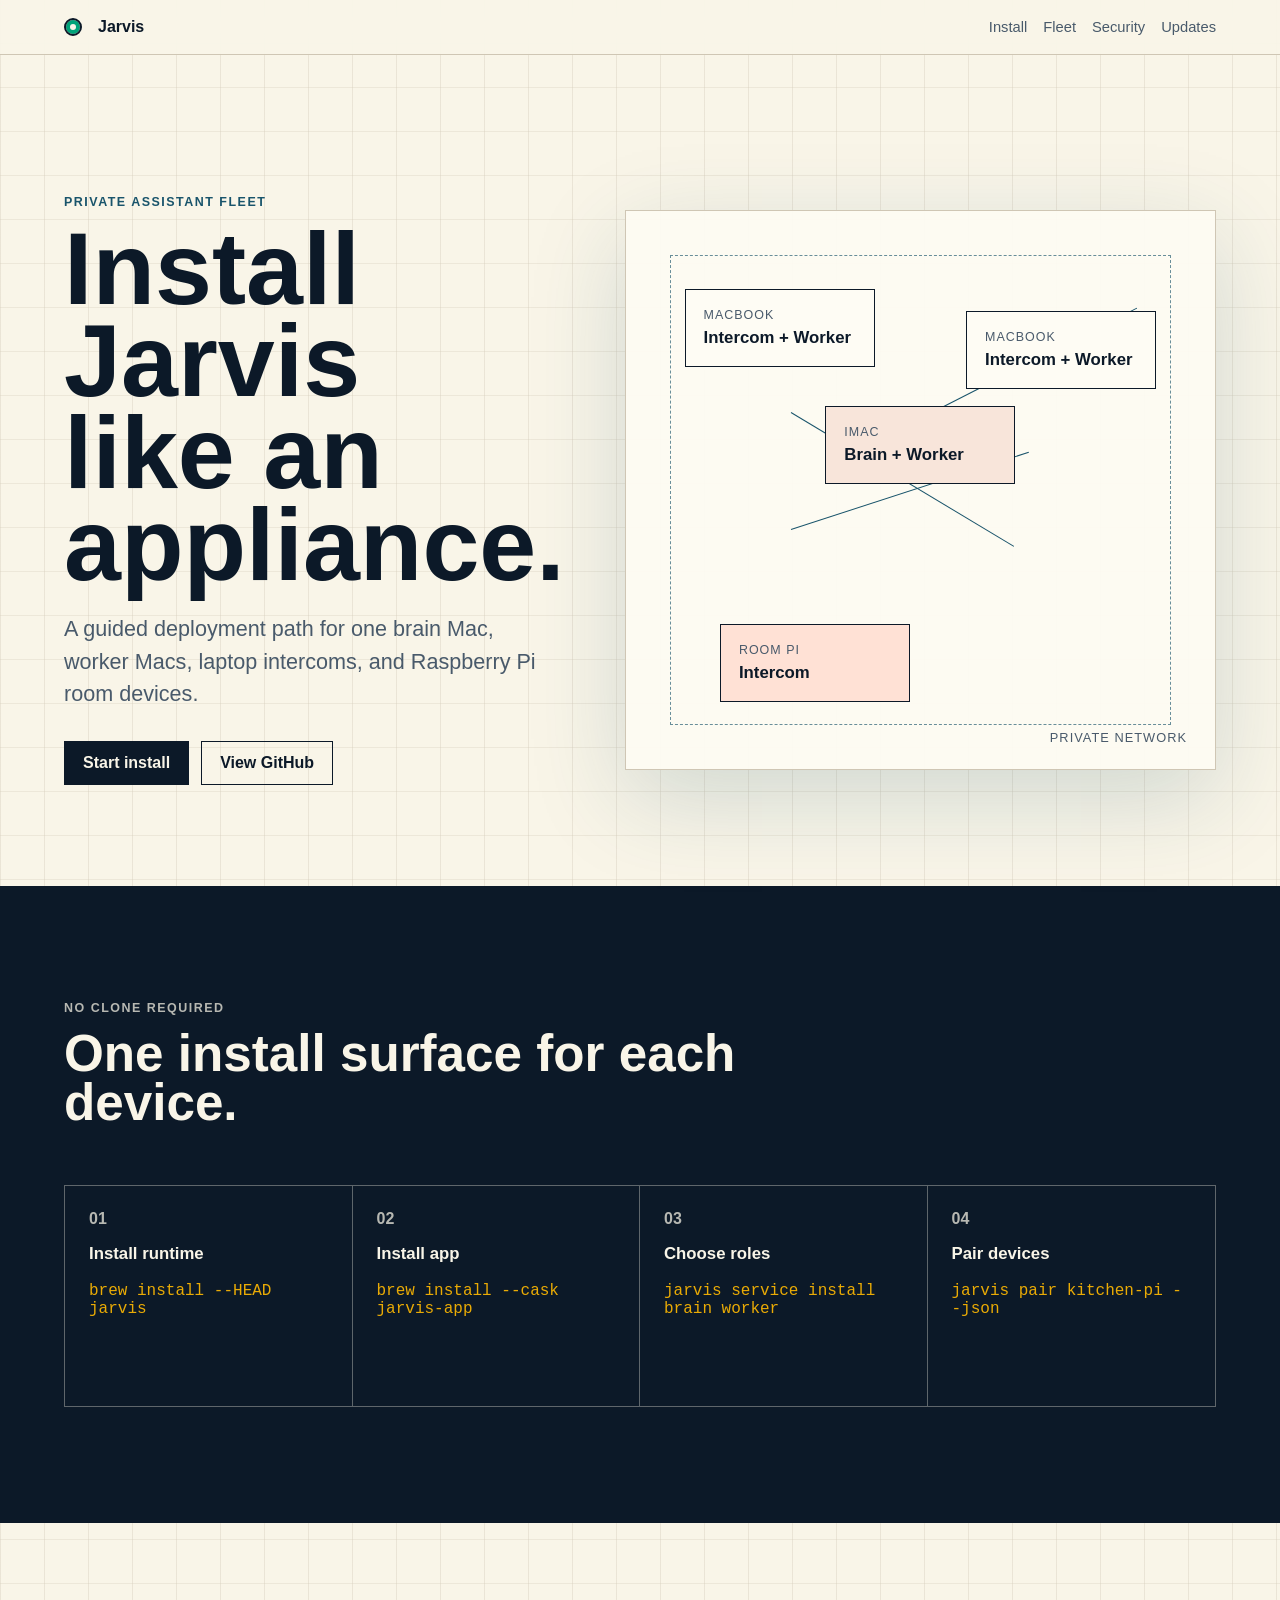
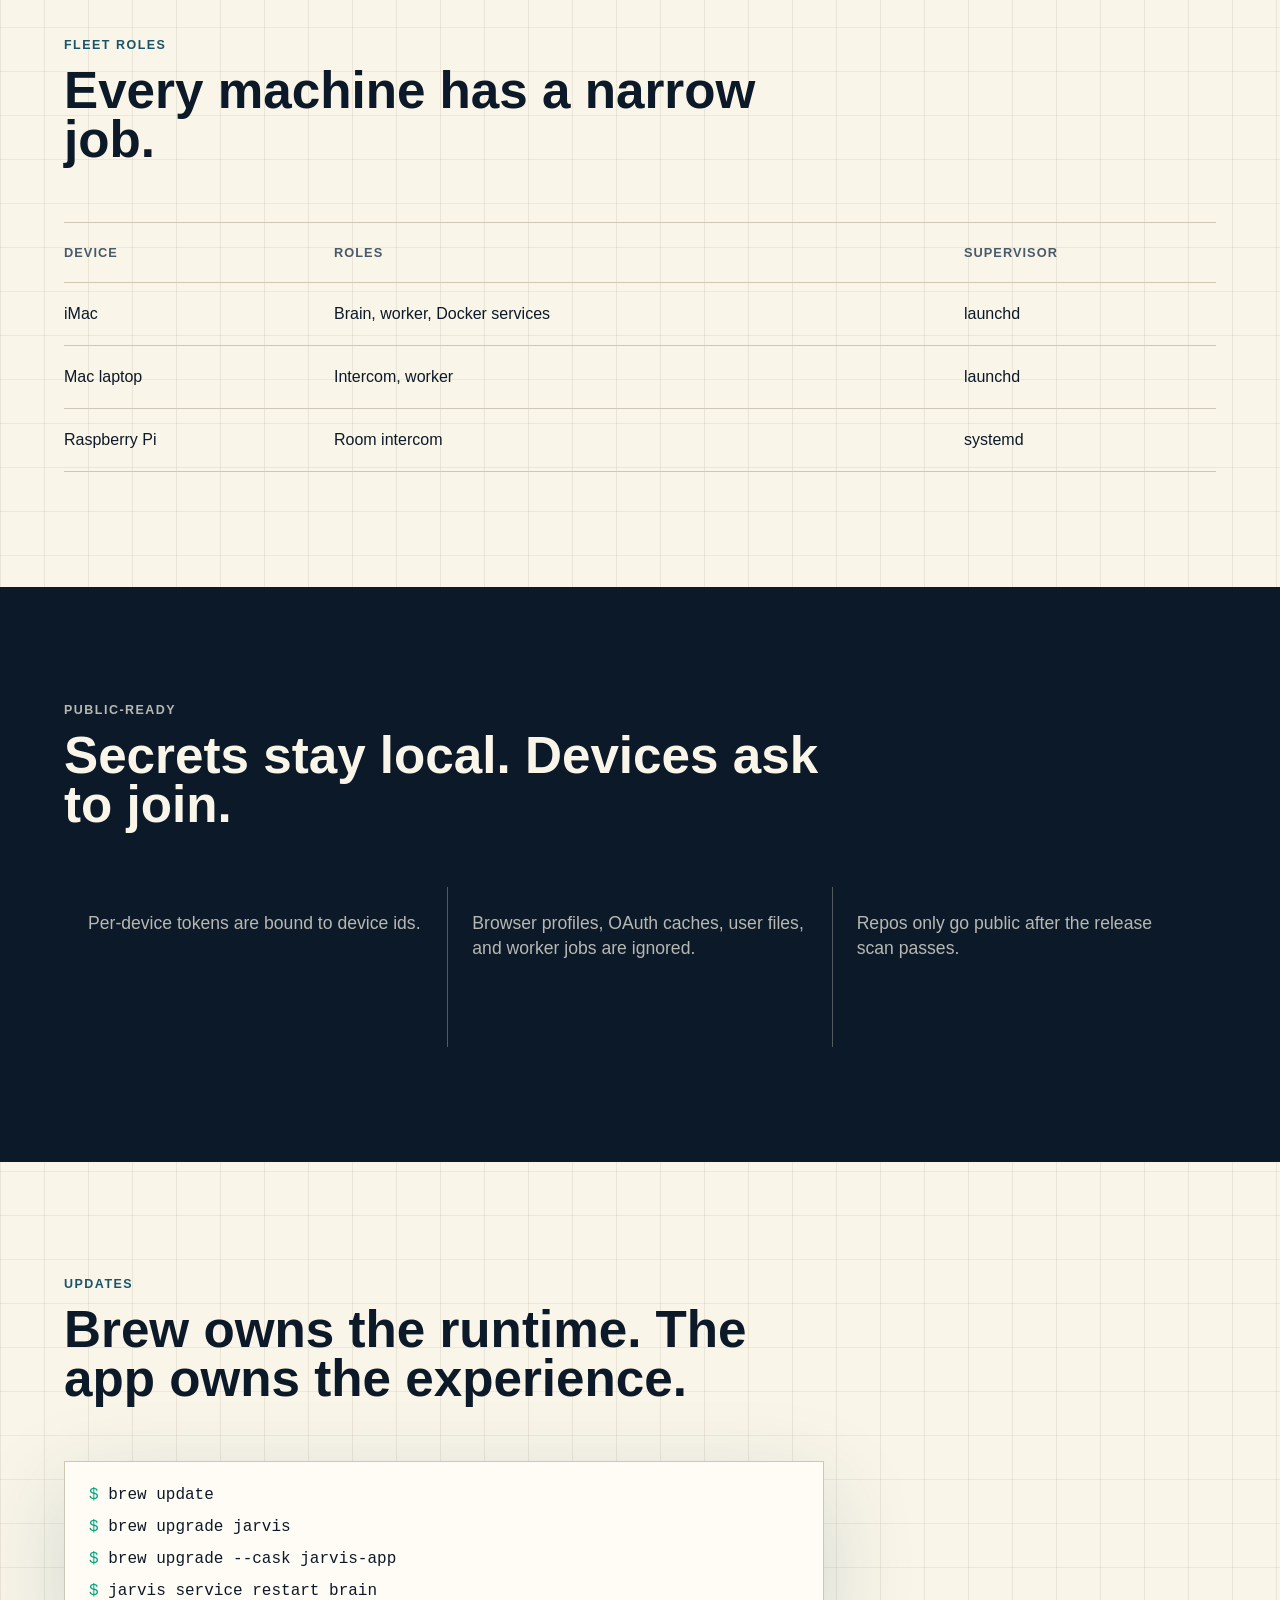
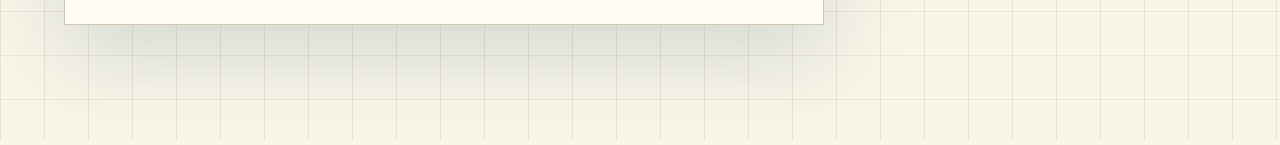
<file: index.html>
<!doctype html>
<html lang="en">
  <head>
    <meta charset="utf-8">
    <meta name="viewport" content="width=device-width, initial-scale=1">
    <title>Jarvis Deployment</title>
    <meta name="description" content="Install and operate Jarvis across Macs and Raspberry Pi intercoms.">
    <link rel="stylesheet" href="styles.css">
  </head>
  <body>
    <header class="topbar">
      <a class="brand" href="#top" aria-label="Jarvis deployment home">
        <span class="mark"></span>
        <span>Jarvis</span>
      </a>
      <nav aria-label="Primary navigation">
        <a href="#install">Install</a>
        <a href="#fleet">Fleet</a>
        <a href="#security">Security</a>
        <a href="#updates">Updates</a>
      </nav>
    </header>

    <main id="top">
      <section class="hero">
        <div class="hero-copy">
          <p class="eyebrow">Private assistant fleet</p>
          <h1>Install Jarvis like an appliance.</h1>
          <p class="lede">
            A guided deployment path for one brain Mac, worker Macs, laptop
            intercoms, and Raspberry Pi room devices.
          </p>
          <div class="actions">
            <a class="button primary" href="#install">Start install</a>
            <a class="button" href="https://github.com/roughcoder/jarvis">View GitHub</a>
          </div>
        </div>

        <div class="fleet-visual" aria-label="Jarvis fleet topology">
          <div class="node brain">
            <span>iMac</span>
            <strong>Brain + Worker</strong>
          </div>
          <div class="node laptop one">
            <span>MacBook</span>
            <strong>Intercom + Worker</strong>
          </div>
          <div class="node laptop two">
            <span>MacBook</span>
            <strong>Intercom + Worker</strong>
          </div>
          <div class="node pi">
            <span>Room Pi</span>
            <strong>Intercom</strong>
          </div>
          <div class="link l1"></div>
          <div class="link l2"></div>
          <div class="link l3"></div>
          <div class="network-label">private network</div>
        </div>
      </section>

      <section id="install" class="band install">
        <div class="section-heading">
          <p class="eyebrow">No clone required</p>
          <h2>One install surface for each device.</h2>
        </div>
        <div class="install-grid">
          <article>
            <p class="step">01</p>
            <h3>Install runtime</h3>
            <code>brew install --HEAD jarvis</code>
          </article>
          <article>
            <p class="step">02</p>
            <h3>Install app</h3>
            <code>brew install --cask jarvis-app</code>
          </article>
          <article>
            <p class="step">03</p>
            <h3>Choose roles</h3>
            <code>jarvis service install brain worker</code>
          </article>
          <article>
            <p class="step">04</p>
            <h3>Pair devices</h3>
            <code>jarvis pair kitchen-pi --json</code>
          </article>
        </div>
      </section>

      <section id="fleet" class="fleet">
        <div class="section-heading">
          <p class="eyebrow">Fleet roles</p>
          <h2>Every machine has a narrow job.</h2>
        </div>
        <div class="role-table">
          <div class="row head"><span>Device</span><span>Roles</span><span>Supervisor</span></div>
          <div class="row"><span>iMac</span><span>Brain, worker, Docker services</span><span>launchd</span></div>
          <div class="row"><span>Mac laptop</span><span>Intercom, worker</span><span>launchd</span></div>
          <div class="row"><span>Raspberry Pi</span><span>Room intercom</span><span>systemd</span></div>
        </div>
      </section>

      <section id="security" class="band security">
        <div class="section-heading">
          <p class="eyebrow">Public-ready</p>
          <h2>Secrets stay local. Devices ask to join.</h2>
        </div>
        <div class="security-grid">
          <p>Per-device tokens are bound to device ids.</p>
          <p>Browser profiles, OAuth caches, user files, and worker jobs are ignored.</p>
          <p>Repos only go public after the release scan passes.</p>
        </div>
      </section>

      <section id="updates" class="updates">
        <div class="section-heading">
          <p class="eyebrow">Updates</p>
          <h2>Brew owns the runtime. The app owns the experience.</h2>
        </div>
        <div class="terminal">
          <span>brew update</span>
          <span>brew upgrade jarvis</span>
          <span>brew upgrade --cask jarvis-app</span>
          <span>jarvis service restart brain</span>
        </div>
      </section>
    </main>
  </body>
</html>
</file>
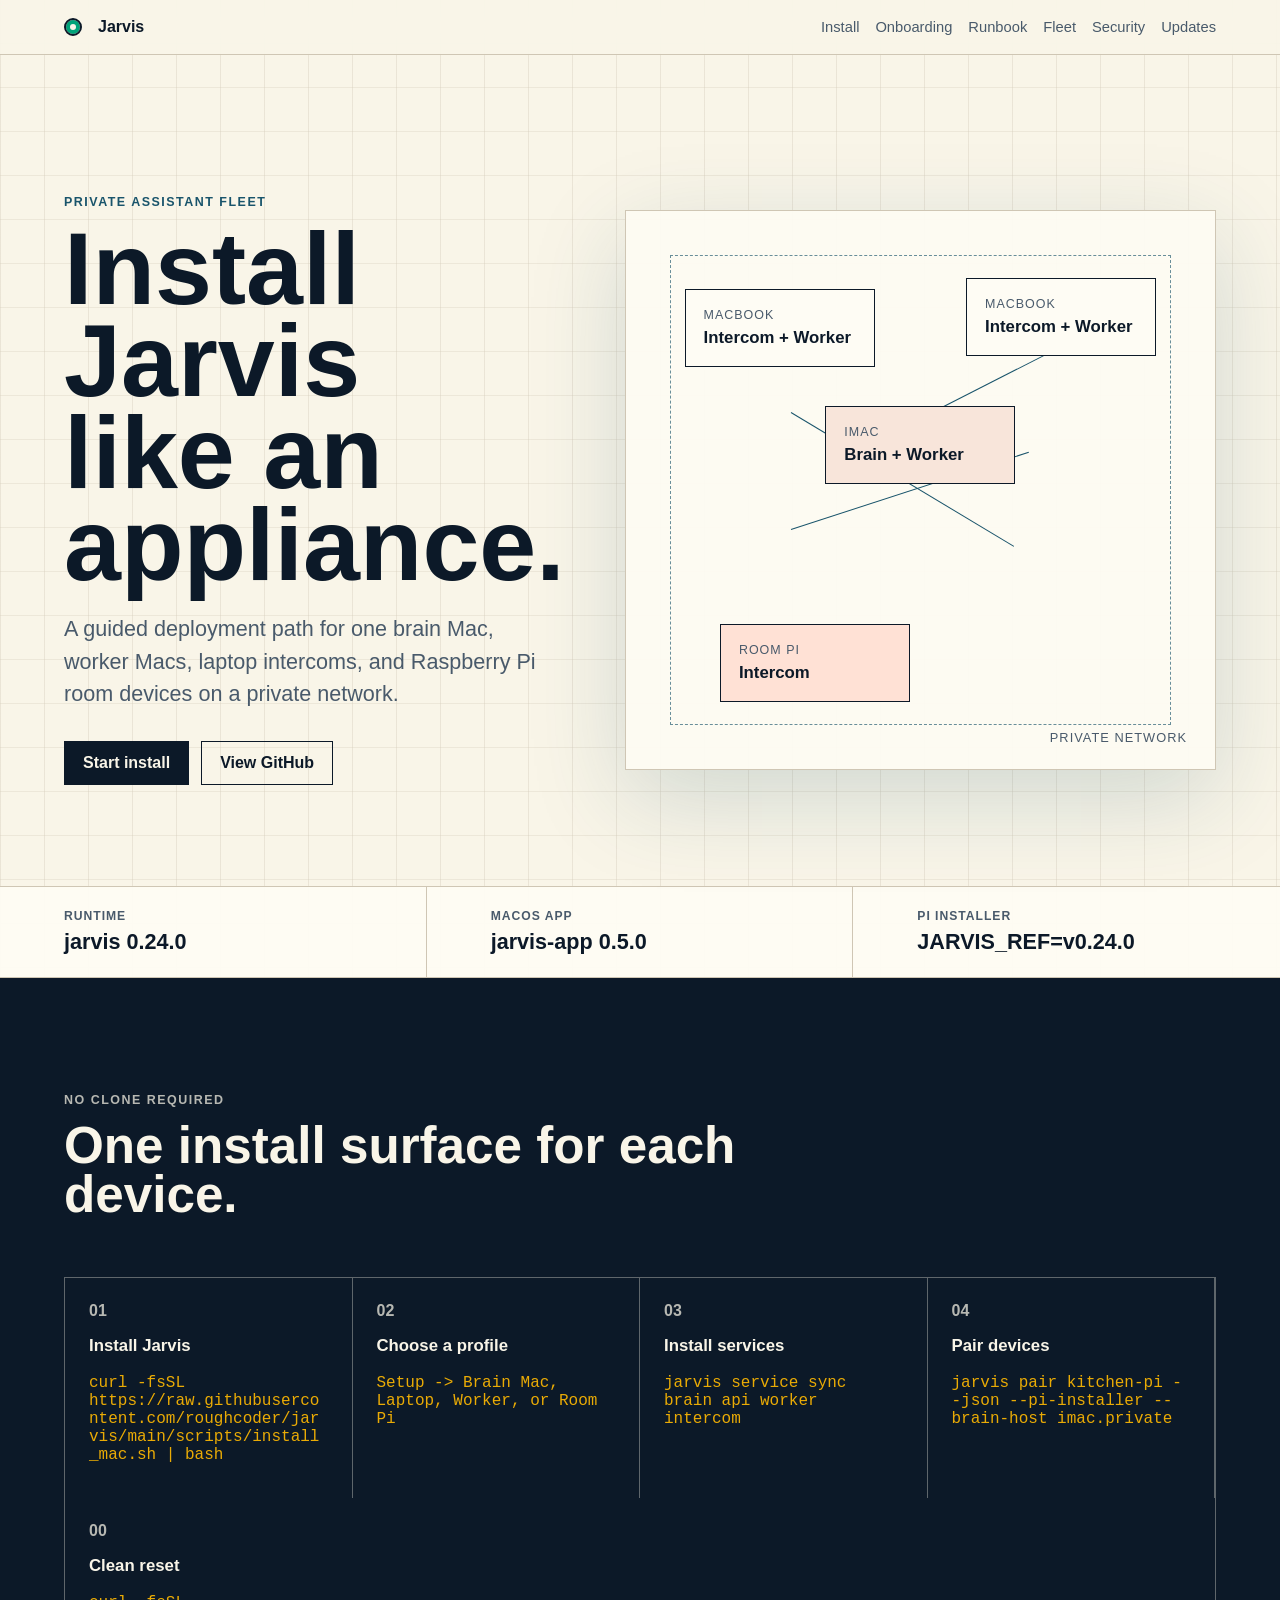
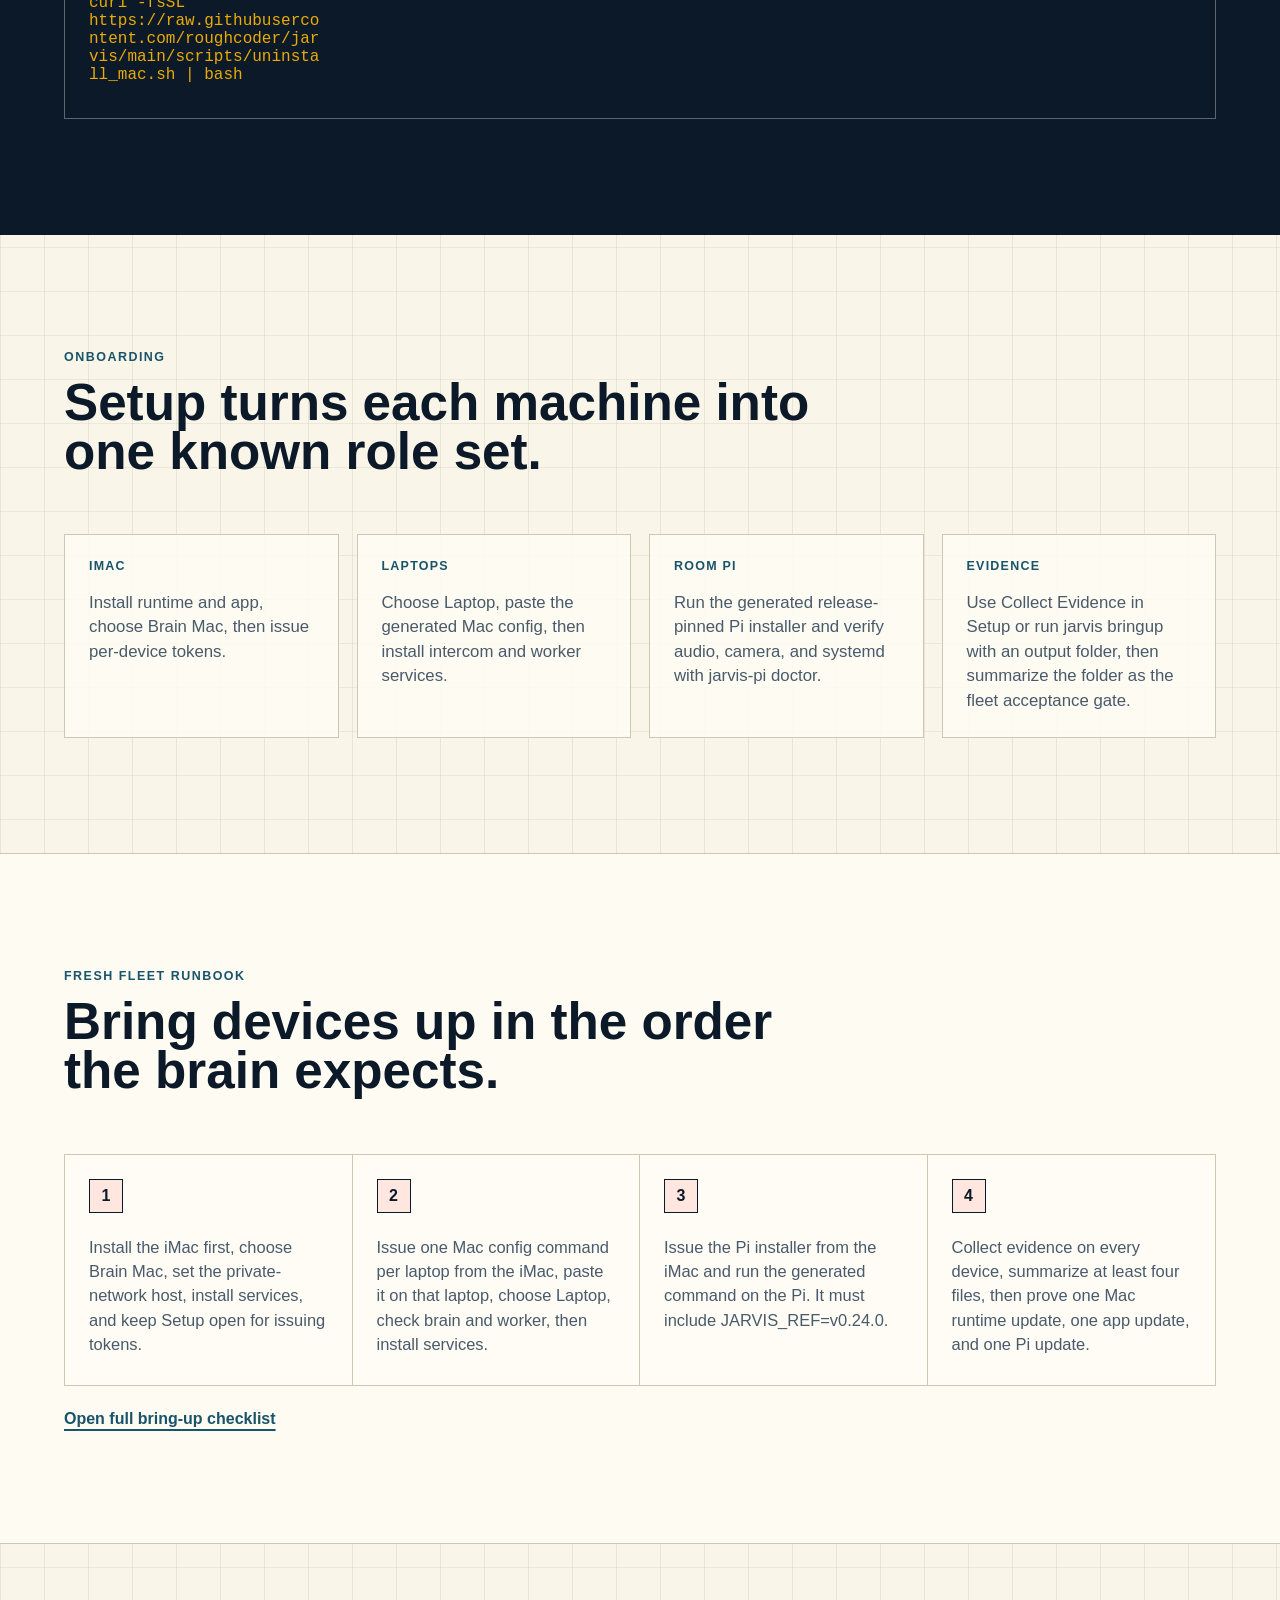
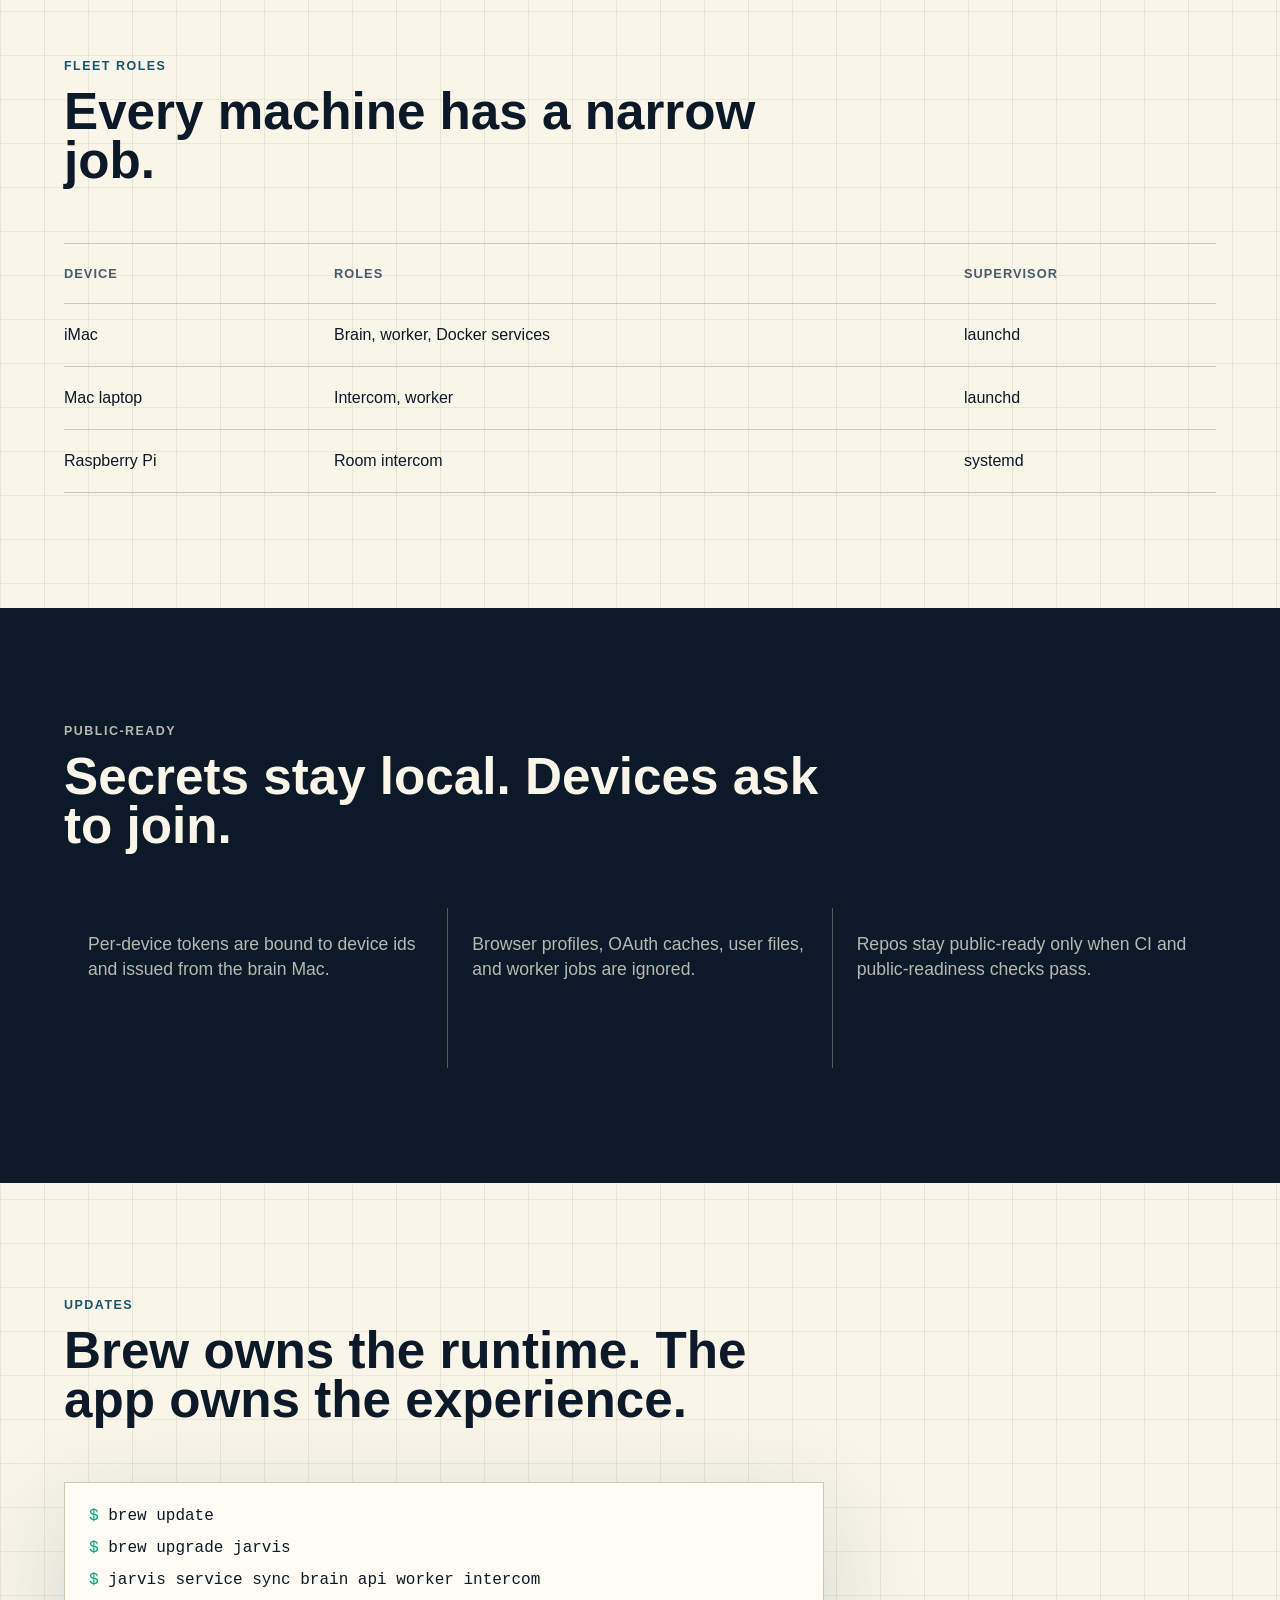
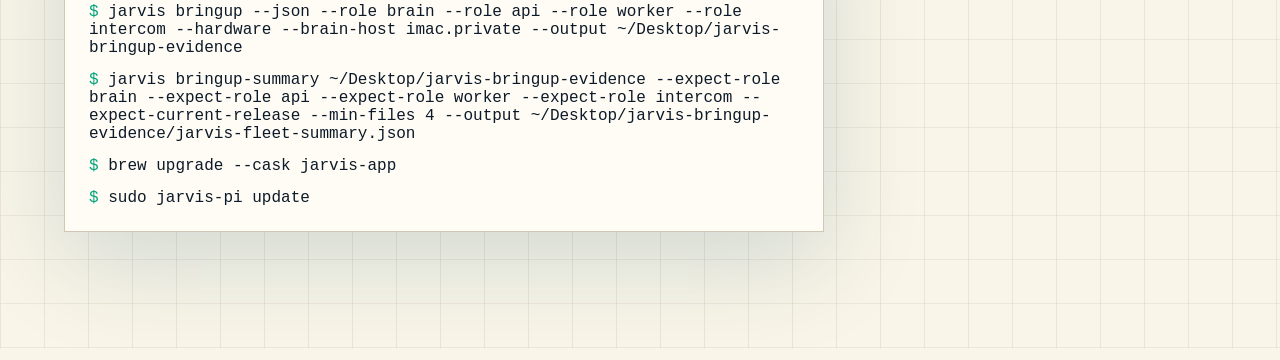
<file: docs-site/index.html>
<!doctype html>
<html lang="en">
  <head>
    <meta charset="utf-8">
    <meta name="viewport" content="width=device-width, initial-scale=1">
    <title>Jarvis Deployment</title>
    <meta name="description" content="Install and operate Jarvis across Macs and Raspberry Pi intercoms.">
    <link rel="stylesheet" href="styles.css?v=20260623-runbook">
  </head>
  <body>
    <header class="topbar">
      <a class="brand" href="#top" aria-label="Jarvis deployment home">
        <span class="mark"></span>
        <span>Jarvis</span>
      </a>
      <nav aria-label="Primary navigation">
        <a href="#install">Install</a>
        <a href="#onboarding">Onboarding</a>
        <a href="#runbook">Runbook</a>
        <a href="#fleet">Fleet</a>
        <a href="#security">Security</a>
        <a href="#updates">Updates</a>
      </nav>
    </header>

    <main id="top">
      <section class="hero">
        <div class="hero-copy">
          <p class="eyebrow">Private assistant fleet</p>
          <h1>Install Jarvis like an appliance.</h1>
          <p class="lede">
            A guided deployment path for one brain Mac, worker Macs, laptop
            intercoms, and Raspberry Pi room devices on a private network.
          </p>
          <div class="actions">
            <a class="button primary" href="#install">Start install</a>
            <a class="button" href="https://github.com/roughcoder/jarvis">View GitHub</a>
          </div>
        </div>

        <div class="fleet-visual" aria-label="Jarvis fleet topology">
          <div class="node brain">
            <span>iMac</span>
            <strong>Brain + Worker</strong>
          </div>
          <div class="node laptop one">
            <span>MacBook</span>
            <strong>Intercom + Worker</strong>
          </div>
          <div class="node laptop two">
            <span>MacBook</span>
            <strong>Intercom + Worker</strong>
          </div>
          <div class="node pi">
            <span>Room Pi</span>
            <strong>Intercom</strong>
          </div>
          <div class="link l1"></div>
          <div class="link l2"></div>
          <div class="link l3"></div>
          <div class="network-label">private network</div>
        </div>
      </section>

      <section class="release-strip" aria-label="Current public releases">
        <div>
          <span>Runtime</span>
          <strong>jarvis 0.24.0</strong>
        </div>
        <div>
          <span>macOS app</span>
          <strong>jarvis-app 0.5.0</strong>
        </div>
        <div>
          <span>Pi installer</span>
          <strong>JARVIS_REF=v0.24.0</strong>
        </div>
      </section>

      <section id="install" class="band install">
        <div class="section-heading">
          <p class="eyebrow">No clone required</p>
          <h2>One install surface for each device.</h2>
        </div>
        <div class="install-grid">
          <article>
            <p class="step">01</p>
            <h3>Install Jarvis</h3>
            <code>curl -fsSL https://raw.githubusercontent.com/roughcoder/jarvis/main/scripts/install_mac.sh | bash</code>
          </article>
          <article>
            <p class="step">02</p>
            <h3>Choose a profile</h3>
            <code>Setup -> Brain Mac, Laptop, Worker, or Room Pi</code>
          </article>
          <article>
            <p class="step">03</p>
            <h3>Install services</h3>
            <code>jarvis service sync brain api worker intercom</code>
          </article>
          <article>
            <p class="step">04</p>
            <h3>Pair devices</h3>
            <code>jarvis pair kitchen-pi --json --pi-installer --brain-host imac.private</code>
          </article>
          <article>
            <p class="step">00</p>
            <h3>Clean reset</h3>
            <code>curl -fsSL https://raw.githubusercontent.com/roughcoder/jarvis/main/scripts/uninstall_mac.sh | bash</code>
          </article>
        </div>
      </section>

      <section id="onboarding" class="onboarding">
        <div class="section-heading">
          <p class="eyebrow">Onboarding</p>
          <h2>Setup turns each machine into one known role set.</h2>
        </div>
        <div class="flow">
          <article>
            <span>iMac</span>
            <p>Install runtime and app, choose Brain Mac, then issue per-device tokens.</p>
          </article>
          <article>
            <span>Laptops</span>
            <p>Choose Laptop, paste the generated Mac config, then install intercom and worker services.</p>
          </article>
          <article>
            <span>Room Pi</span>
            <p>Run the generated release-pinned Pi installer and verify audio, camera, and systemd with jarvis-pi doctor.</p>
          </article>
          <article>
            <span>Evidence</span>
            <p>Use Collect Evidence in Setup or run jarvis bringup with an output folder, then summarize the folder as the fleet acceptance gate.</p>
          </article>
        </div>
      </section>

      <section id="runbook" class="runbook">
        <div class="section-heading">
          <p class="eyebrow">Fresh fleet runbook</p>
          <h2>Bring devices up in the order the brain expects.</h2>
        </div>
        <div class="runbook-list">
          <article>
            <span>1</span>
            <p>Install the iMac first, choose Brain Mac, set the private-network host, install services, and keep Setup open for issuing tokens.</p>
          </article>
          <article>
            <span>2</span>
            <p>Issue one Mac config command per laptop from the iMac, paste it on that laptop, choose Laptop, check brain and worker, then install services.</p>
          </article>
          <article>
            <span>3</span>
            <p>Issue the Pi installer from the iMac and run the generated command on the Pi. It must include JARVIS_REF=v0.24.0.</p>
          </article>
          <article>
            <span>4</span>
            <p>Collect evidence on every device, summarize at least four files, then prove one Mac runtime update, one app update, and one Pi update.</p>
          </article>
        </div>
        <a class="text-link" href="https://github.com/roughcoder/jarvis/blob/main/docs/BRINGUP.md">Open full bring-up checklist</a>
      </section>

      <section id="fleet" class="fleet">
        <div class="section-heading">
          <p class="eyebrow">Fleet roles</p>
          <h2>Every machine has a narrow job.</h2>
        </div>
        <div class="role-table">
          <div class="row head"><span>Device</span><span>Roles</span><span>Supervisor</span></div>
          <div class="row"><span>iMac</span><span>Brain, worker, Docker services</span><span>launchd</span></div>
          <div class="row"><span>Mac laptop</span><span>Intercom, worker</span><span>launchd</span></div>
          <div class="row"><span>Raspberry Pi</span><span>Room intercom</span><span>systemd</span></div>
        </div>
      </section>

      <section id="security" class="band security">
        <div class="section-heading">
          <p class="eyebrow">Public-ready</p>
          <h2>Secrets stay local. Devices ask to join.</h2>
        </div>
        <div class="security-grid">
          <p>Per-device tokens are bound to device ids and issued from the brain Mac.</p>
          <p>Browser profiles, OAuth caches, user files, and worker jobs are ignored.</p>
          <p>Repos stay public-ready only when CI and public-readiness checks pass.</p>
        </div>
      </section>

      <section id="updates" class="updates">
        <div class="section-heading">
          <p class="eyebrow">Updates</p>
          <h2>Brew owns the runtime. The app owns the experience.</h2>
        </div>
        <div class="terminal">
          <span>brew update</span>
          <span>brew upgrade jarvis</span>
          <span>jarvis service sync brain api worker intercom</span>
          <span>jarvis bringup --json --role brain --role api --role worker --role intercom --hardware --brain-host imac.private --output ~/Desktop/jarvis-bringup-evidence</span>
          <span>jarvis bringup-summary ~/Desktop/jarvis-bringup-evidence --expect-role brain --expect-role api --expect-role worker --expect-role intercom --expect-current-release --min-files 4 --output ~/Desktop/jarvis-bringup-evidence/jarvis-fleet-summary.json</span>
          <span>brew upgrade --cask jarvis-app</span>
          <span>sudo jarvis-pi update</span>
        </div>
      </section>
    </main>
  </body>
</html>
</file>
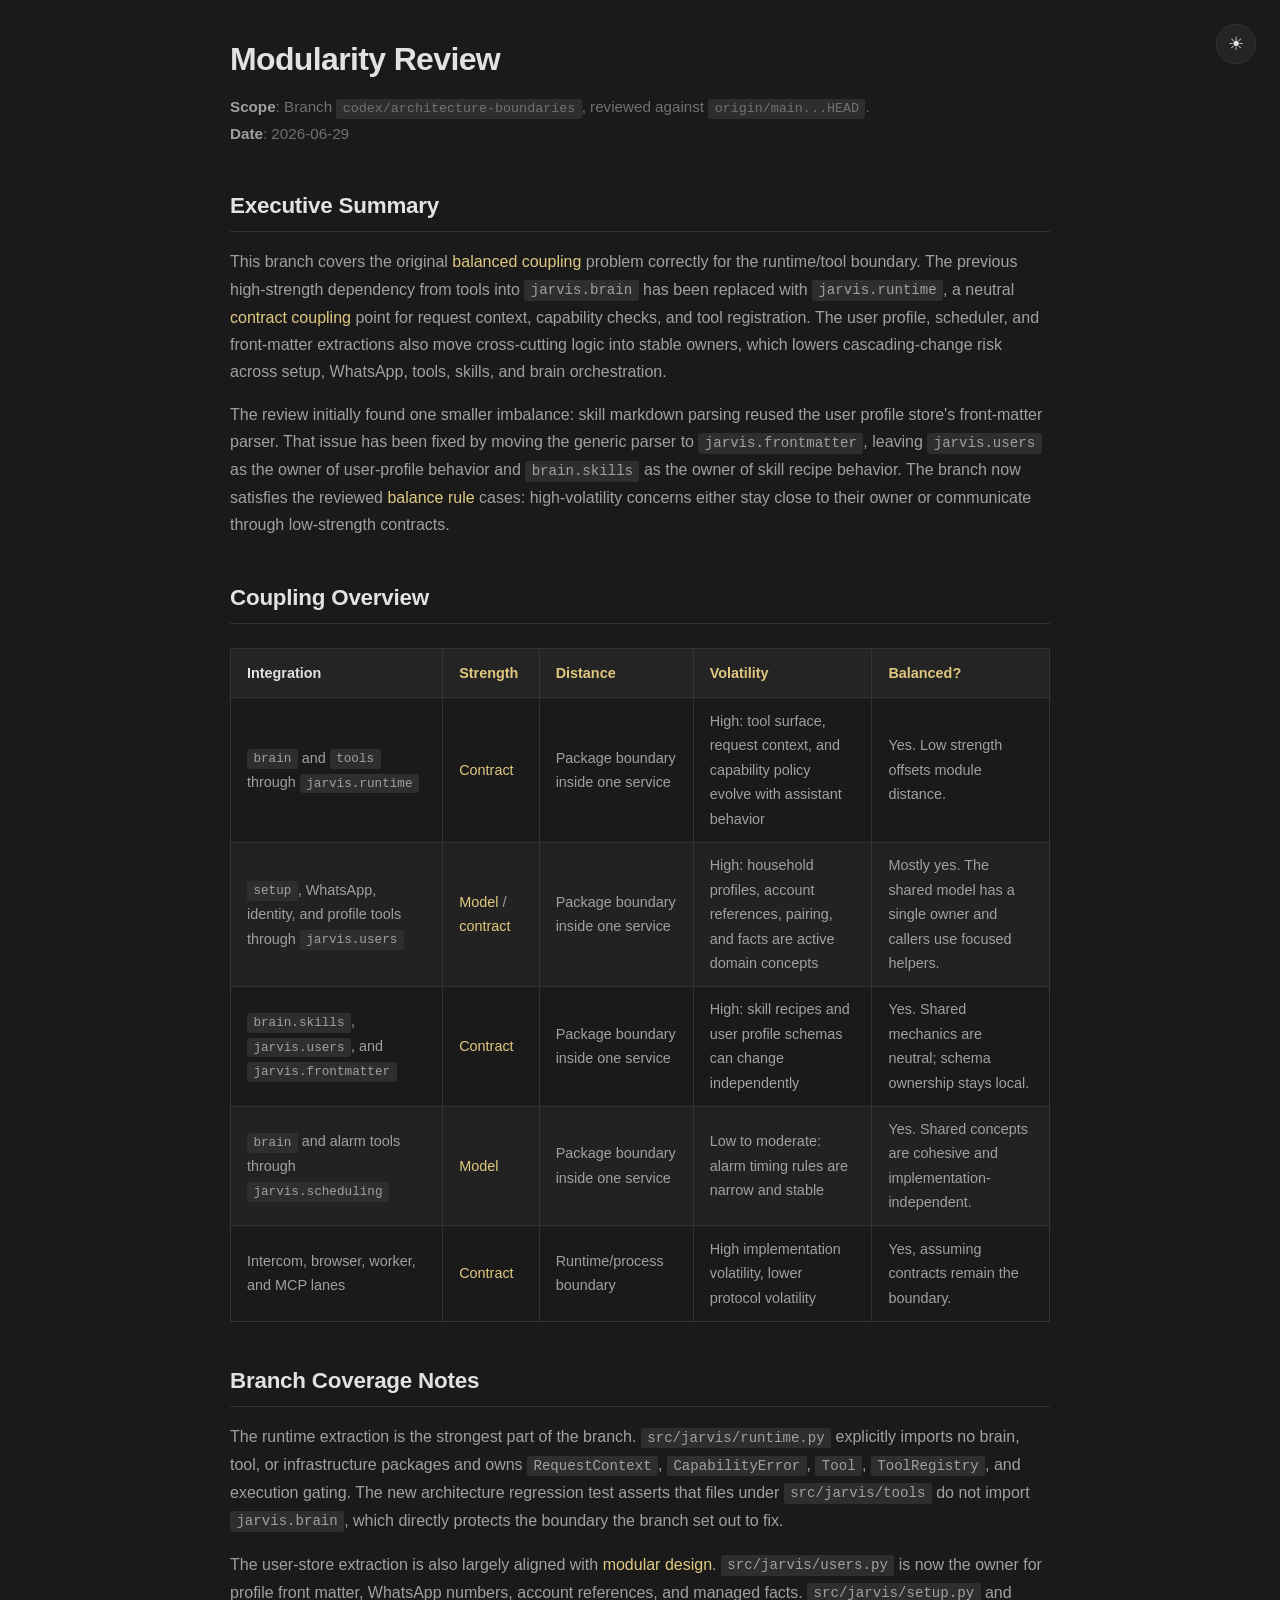
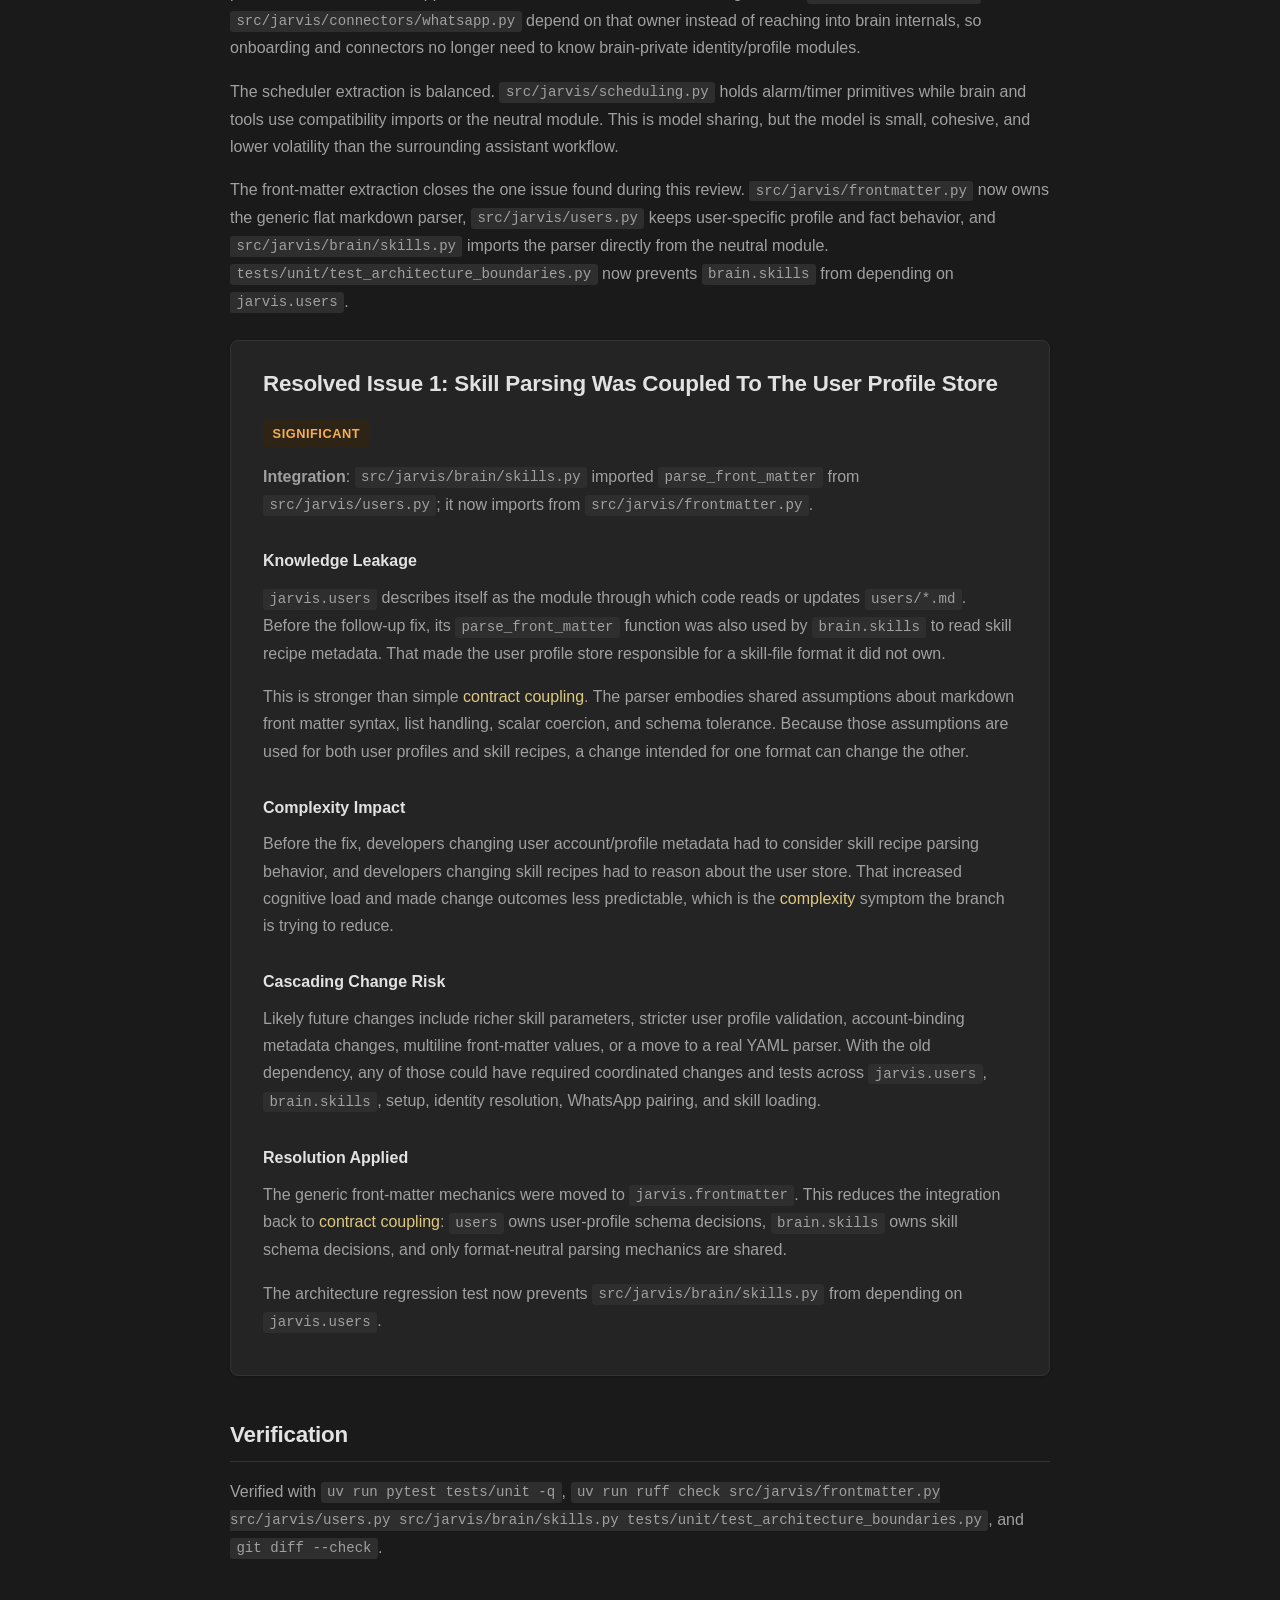
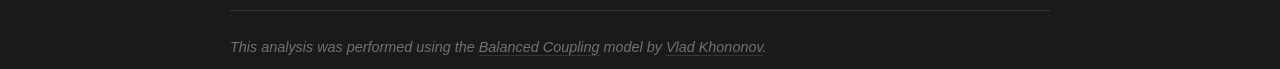
<file: docs/modularity-review/2026-06-29/modularity-review.html>
<!DOCTYPE html>
<html lang="en">
<head>
<meta charset="UTF-8">
<meta name="viewport" content="width=device-width, initial-scale=1.0">
<title>Modularity Review</title>
<style>
  :root {
    --font-sans: -apple-system, BlinkMacSystemFont, 'Segoe UI', Helvetica, Arial, sans-serif;
    --font-mono: 'SF Mono', 'Fira Code', 'Fira Mono', Menlo, Consolas, monospace;
    --max-width: 820px;
  }

  :root[data-theme="light"] {
    --bg: #ffffff;
    --bg-secondary: #f6f8fa;
    --bg-tertiary: #eef1f5;
    --text: #1a1a1a;
    --text-secondary: #4a5568;
    --text-muted: #718096;
    --border: #e2e8f0;
    --accent: #2b6cb0;
    --accent-light: #ebf4ff;
    --severity-critical: #c53030;
    --severity-critical-bg: #fff5f5;
    --severity-significant: #c05621;
    --severity-significant-bg: #fffaf0;
    --severity-minor: #2b6cb0;
    --severity-minor-bg: #ebf8ff;
    --table-stripe: #f7fafc;
    --link: #2b6cb0;
    --link-hover: #1a4971;
    --shadow: rgba(0, 0, 0, 0.06);
  }

  :root[data-theme="dark"] {
    --bg: #1a1a1a;
    --bg-secondary: #242424;
    --bg-tertiary: #2e2e2e;
    --text: #e2e2e2;
    --text-secondary: #a0a0a0;
    --text-muted: #717171;
    --border: #333333;
    --accent: #b0b0b0;
    --accent-light: #2a2a2a;
    --severity-critical: #fc8181;
    --severity-critical-bg: #2d1b1b;
    --severity-significant: #f6ad55;
    --severity-significant-bg: #2d2415;
    --severity-minor: #a0a0a0;
    --severity-minor-bg: #282828;
    --table-stripe: #222222;
    --link: #e0c97f;
    --link-hover: #f0dca0;
    --shadow: rgba(0, 0, 0, 0.2);
  }

  *, *::before, *::after {
    box-sizing: border-box;
  }

  body {
    font-family: var(--font-sans);
    background: var(--bg);
    color: var(--text);
    line-height: 1.7;
    margin: 0;
    padding: 2rem 1.5rem;
    transition: background 0.3s ease, color 0.3s ease;
  }

  .container {
    max-width: var(--max-width);
    margin: 0 auto;
  }

  .theme-toggle {
    position: fixed;
    top: 1.5rem;
    right: 1.5rem;
    background: var(--bg-secondary);
    border: 1px solid var(--border);
    border-radius: 50%;
    width: 40px;
    height: 40px;
    cursor: pointer;
    display: flex;
    align-items: center;
    justify-content: center;
    font-size: 1.1rem;
    color: var(--text);
    transition: background 0.2s ease, border-color 0.2s ease, color 0.2s ease;
    z-index: 100;
  }

  .theme-toggle:hover {
    background: var(--bg-tertiary);
  }

  h1 {
    font-size: 2rem;
    font-weight: 700;
    letter-spacing: -0.02em;
    margin: 0 0 0.5rem 0;
    color: var(--text);
  }

  h2 {
    font-size: 1.4rem;
    font-weight: 600;
    letter-spacing: -0.01em;
    margin: 2.5rem 0 1rem 0;
    padding-bottom: 0.4rem;
    border-bottom: 1px solid var(--border);
    color: var(--text);
  }

  h3 {
    font-size: 1.1rem;
    font-weight: 600;
    margin: 1.8rem 0 0.6rem 0;
    color: var(--text);
  }

  p {
    margin: 0 0 1rem 0;
    color: var(--text-secondary);
  }

  a {
    color: var(--link);
    text-decoration: none;
    border-bottom: 1px solid transparent;
    transition: border-color 0.2s ease;
  }

  a:hover {
    color: var(--link-hover);
    border-bottom-color: var(--link-hover);
  }

  .meta {
    color: var(--text-muted);
    font-size: 0.95rem;
    margin-bottom: 2.5rem;
  }

  .meta strong {
    color: var(--text-secondary);
  }

  table {
    width: 100%;
    border-collapse: collapse;
    margin: 1.5rem 0;
    font-size: 0.9rem;
  }

  th {
    background: var(--bg-secondary);
    font-weight: 600;
    text-align: left;
    padding: 0.75rem 1rem;
    border: 1px solid var(--border);
    color: var(--text);
  }

  td {
    padding: 0.65rem 1rem;
    border: 1px solid var(--border);
    color: var(--text-secondary);
  }

  tr:nth-child(even) td {
    background: var(--table-stripe);
  }

  .severity {
    display: inline-block;
    font-size: 0.8rem;
    font-weight: 600;
    padding: 0.15rem 0.6rem;
    border-radius: 4px;
    text-transform: uppercase;
    letter-spacing: 0.04em;
  }

  .severity-significant {
    color: var(--severity-significant);
    background: var(--severity-significant-bg);
  }

  .issue {
    background: var(--bg-secondary);
    border: 1px solid var(--border);
    border-radius: 8px;
    padding: 1.5rem 2rem;
    margin: 1.5rem 0;
    box-shadow: 0 1px 3px var(--shadow);
  }

  .issue h2 {
    margin-top: 0;
    border-bottom: none;
    padding-bottom: 0;
  }

  .issue h3 {
    font-size: 1rem;
  }

  ul, ol {
    padding-left: 1.5rem;
    color: var(--text-secondary);
  }

  li {
    margin-bottom: 0.35rem;
  }

  code {
    font-family: var(--font-mono);
    font-size: 0.88em;
    background: var(--bg-tertiary);
    padding: 0.15rem 0.4rem;
    border-radius: 3px;
  }

  hr {
    border: none;
    border-top: 1px solid var(--border);
    margin: 3rem 0 1.5rem 0;
  }

  .footer {
    margin-top: 3rem;
    padding-top: 1.5rem;
    border-top: 1px solid var(--border);
    font-size: 0.9rem;
    color: var(--text-muted);
    font-style: italic;
  }

  .footer a {
    color: var(--text-muted);
    border-bottom-color: var(--border);
  }

  .footer a:hover {
    color: var(--link);
  }

  @media print {
    .theme-toggle { display: none; }
    body { padding: 0; }
    .issue { break-inside: avoid; }
  }
</style>
</head>
<body>
<button class="theme-toggle" onclick="toggleTheme()" aria-label="Toggle theme">
  <span id="theme-icon"></span>
</button>

<div class="container">
  <h1>Modularity Review</h1>
  <p class="meta"><strong>Scope</strong>: Branch <code>codex/architecture-boundaries</code>, reviewed against <code>origin/main...HEAD</code>.<br>
  <strong>Date</strong>: 2026-06-29</p>

  <h2>Executive Summary</h2>
  <p>This branch covers the original <a href="https://coupling.dev/posts/core-concepts/balance/">balanced coupling</a> problem correctly for the runtime/tool boundary. The previous high-strength dependency from tools into <code>jarvis.brain</code> has been replaced with <code>jarvis.runtime</code>, a neutral <a href="https://coupling.dev/posts/dimensions-of-coupling/integration-strength/">contract coupling</a> point for request context, capability checks, and tool registration. The user profile, scheduler, and front-matter extractions also move cross-cutting logic into stable owners, which lowers cascading-change risk across setup, WhatsApp, tools, skills, and brain orchestration.</p>
  <p>The review initially found one smaller imbalance: skill markdown parsing reused the user profile store's front-matter parser. That issue has been fixed by moving the generic parser to <code>jarvis.frontmatter</code>, leaving <code>jarvis.users</code> as the owner of user-profile behavior and <code>brain.skills</code> as the owner of skill recipe behavior. The branch now satisfies the reviewed <a href="https://coupling.dev/posts/core-concepts/balance/">balance rule</a> cases: high-volatility concerns either stay close to their owner or communicate through low-strength contracts.</p>

  <h2>Coupling Overview</h2>
  <table>
    <thead>
      <tr>
        <th>Integration</th>
        <th><a href="https://coupling.dev/posts/dimensions-of-coupling/integration-strength/">Strength</a></th>
        <th><a href="https://coupling.dev/posts/dimensions-of-coupling/distance/">Distance</a></th>
        <th><a href="https://coupling.dev/posts/dimensions-of-coupling/volatility/">Volatility</a></th>
        <th><a href="https://coupling.dev/posts/core-concepts/balance/">Balanced?</a></th>
      </tr>
    </thead>
    <tbody>
      <tr>
        <td><code>brain</code> and <code>tools</code> through <code>jarvis.runtime</code></td>
        <td><a href="https://coupling.dev/posts/dimensions-of-coupling/integration-strength/">Contract</a></td>
        <td>Package boundary inside one service</td>
        <td>High: tool surface, request context, and capability policy evolve with assistant behavior</td>
        <td>Yes. Low strength offsets module distance.</td>
      </tr>
      <tr>
        <td><code>setup</code>, WhatsApp, identity, and profile tools through <code>jarvis.users</code></td>
        <td><a href="https://coupling.dev/posts/dimensions-of-coupling/integration-strength/">Model</a> / <a href="https://coupling.dev/posts/dimensions-of-coupling/integration-strength/">contract</a></td>
        <td>Package boundary inside one service</td>
        <td>High: household profiles, account references, pairing, and facts are active domain concepts</td>
        <td>Mostly yes. The shared model has a single owner and callers use focused helpers.</td>
      </tr>
      <tr>
        <td><code>brain.skills</code>, <code>jarvis.users</code>, and <code>jarvis.frontmatter</code></td>
        <td><a href="https://coupling.dev/posts/dimensions-of-coupling/integration-strength/">Contract</a></td>
        <td>Package boundary inside one service</td>
        <td>High: skill recipes and user profile schemas can change independently</td>
        <td>Yes. Shared mechanics are neutral; schema ownership stays local.</td>
      </tr>
      <tr>
        <td><code>brain</code> and alarm tools through <code>jarvis.scheduling</code></td>
        <td><a href="https://coupling.dev/posts/dimensions-of-coupling/integration-strength/">Model</a></td>
        <td>Package boundary inside one service</td>
        <td>Low to moderate: alarm timing rules are narrow and stable</td>
        <td>Yes. Shared concepts are cohesive and implementation-independent.</td>
      </tr>
      <tr>
        <td>Intercom, browser, worker, and MCP lanes</td>
        <td><a href="https://coupling.dev/posts/dimensions-of-coupling/integration-strength/">Contract</a></td>
        <td>Runtime/process boundary</td>
        <td>High implementation volatility, lower protocol volatility</td>
        <td>Yes, assuming contracts remain the boundary.</td>
      </tr>
    </tbody>
  </table>

  <h2>Branch Coverage Notes</h2>
  <p>The runtime extraction is the strongest part of the branch. <code>src/jarvis/runtime.py</code> explicitly imports no brain, tool, or infrastructure packages and owns <code>RequestContext</code>, <code>CapabilityError</code>, <code>Tool</code>, <code>ToolRegistry</code>, and execution gating. The new architecture regression test asserts that files under <code>src/jarvis/tools</code> do not import <code>jarvis.brain</code>, which directly protects the boundary the branch set out to fix.</p>
  <p>The user-store extraction is also largely aligned with <a href="https://coupling.dev/posts/core-concepts/modularity/">modular design</a>. <code>src/jarvis/users.py</code> is now the owner for profile front matter, WhatsApp numbers, account references, and managed facts. <code>src/jarvis/setup.py</code> and <code>src/jarvis/connectors/whatsapp.py</code> depend on that owner instead of reaching into brain internals, so onboarding and connectors no longer need to know brain-private identity/profile modules.</p>
  <p>The scheduler extraction is balanced. <code>src/jarvis/scheduling.py</code> holds alarm/timer primitives while brain and tools use compatibility imports or the neutral module. This is model sharing, but the model is small, cohesive, and lower volatility than the surrounding assistant workflow.</p>
  <p>The front-matter extraction closes the one issue found during this review. <code>src/jarvis/frontmatter.py</code> now owns the generic flat markdown parser, <code>src/jarvis/users.py</code> keeps user-specific profile and fact behavior, and <code>src/jarvis/brain/skills.py</code> imports the parser directly from the neutral module. <code>tests/unit/test_architecture_boundaries.py</code> now prevents <code>brain.skills</code> from depending on <code>jarvis.users</code>.</p>

  <div class="issue">
    <h2>Resolved Issue 1: Skill Parsing Was Coupled To The User Profile Store</h2>
    <p><span class="severity severity-significant">Significant</span></p>
    <p><strong>Integration</strong>: <code>src/jarvis/brain/skills.py</code> imported <code>parse_front_matter</code> from <code>src/jarvis/users.py</code>; it now imports from <code>src/jarvis/frontmatter.py</code>.</p>

    <h3>Knowledge Leakage</h3>
    <p><code>jarvis.users</code> describes itself as the module through which code reads or updates <code>users/*.md</code>. Before the follow-up fix, its <code>parse_front_matter</code> function was also used by <code>brain.skills</code> to read skill recipe metadata. That made the user profile store responsible for a skill-file format it did not own.</p>
    <p>This is stronger than simple <a href="https://coupling.dev/posts/dimensions-of-coupling/integration-strength/">contract coupling</a>. The parser embodies shared assumptions about markdown front matter syntax, list handling, scalar coercion, and schema tolerance. Because those assumptions are used for both user profiles and skill recipes, a change intended for one format can change the other.</p>

    <h3>Complexity Impact</h3>
    <p>Before the fix, developers changing user account/profile metadata had to consider skill recipe parsing behavior, and developers changing skill recipes had to reason about the user store. That increased cognitive load and made change outcomes less predictable, which is the <a href="https://coupling.dev/posts/core-concepts/complexity/">complexity</a> symptom the branch is trying to reduce.</p>

    <h3>Cascading Change Risk</h3>
    <p>Likely future changes include richer skill parameters, stricter user profile validation, account-binding metadata changes, multiline front-matter values, or a move to a real YAML parser. With the old dependency, any of those could have required coordinated changes and tests across <code>jarvis.users</code>, <code>brain.skills</code>, setup, identity resolution, WhatsApp pairing, and skill loading.</p>

    <h3>Resolution Applied</h3>
    <p>The generic front-matter mechanics were moved to <code>jarvis.frontmatter</code>. This reduces the integration back to <a href="https://coupling.dev/posts/dimensions-of-coupling/integration-strength/">contract coupling</a>: <code>users</code> owns user-profile schema decisions, <code>brain.skills</code> owns skill schema decisions, and only format-neutral parsing mechanics are shared.</p>
    <p>The architecture regression test now prevents <code>src/jarvis/brain/skills.py</code> from depending on <code>jarvis.users</code>.</p>
  </div>

  <h2>Verification</h2>
  <p>Verified with <code>uv run pytest tests/unit -q</code>, <code>uv run ruff check src/jarvis/frontmatter.py src/jarvis/users.py src/jarvis/brain/skills.py tests/unit/test_architecture_boundaries.py</code>, and <code>git diff --check</code>.</p>

  <div class="footer">
    This analysis was performed using the <a href="https://coupling.dev">Balanced Coupling</a> model by <a href="https://vladikk.com">Vlad Khononov</a>.
  </div>
</div>

<script>
  function getDefaultTheme() {
    const hour = new Date().getHours();
    return (hour >= 7 && hour < 19) ? 'light' : 'dark';
  }

  function setTheme(theme) {
    document.documentElement.setAttribute('data-theme', theme);
    localStorage.setItem('modularity-review-theme', theme);
    document.getElementById('theme-icon').textContent = theme === 'light' ? '☾' : '☀';
  }

  function toggleTheme() {
    const current = document.documentElement.getAttribute('data-theme');
    setTheme(current === 'light' ? 'dark' : 'light');
  }

  const saved = localStorage.getItem('modularity-review-theme');
  setTheme(saved || getDefaultTheme());
</script>
</body>
</html>
</file>
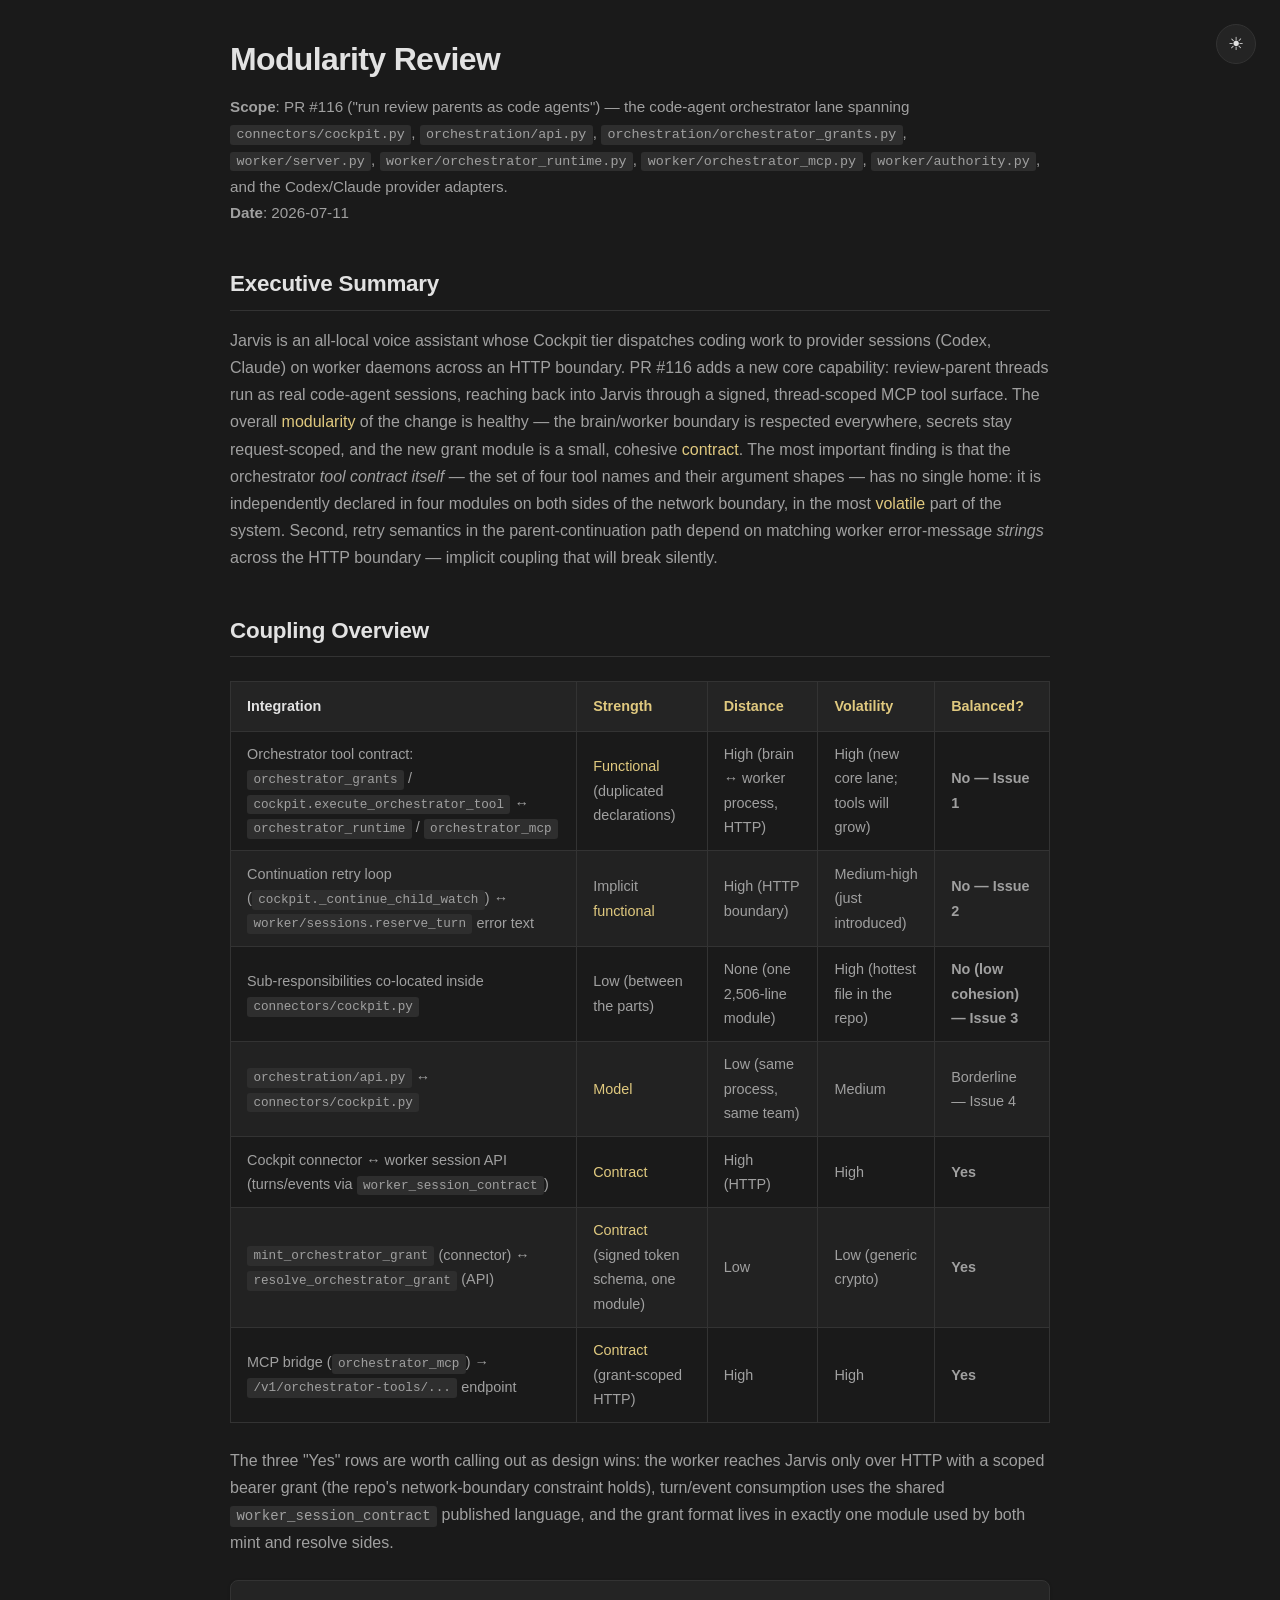
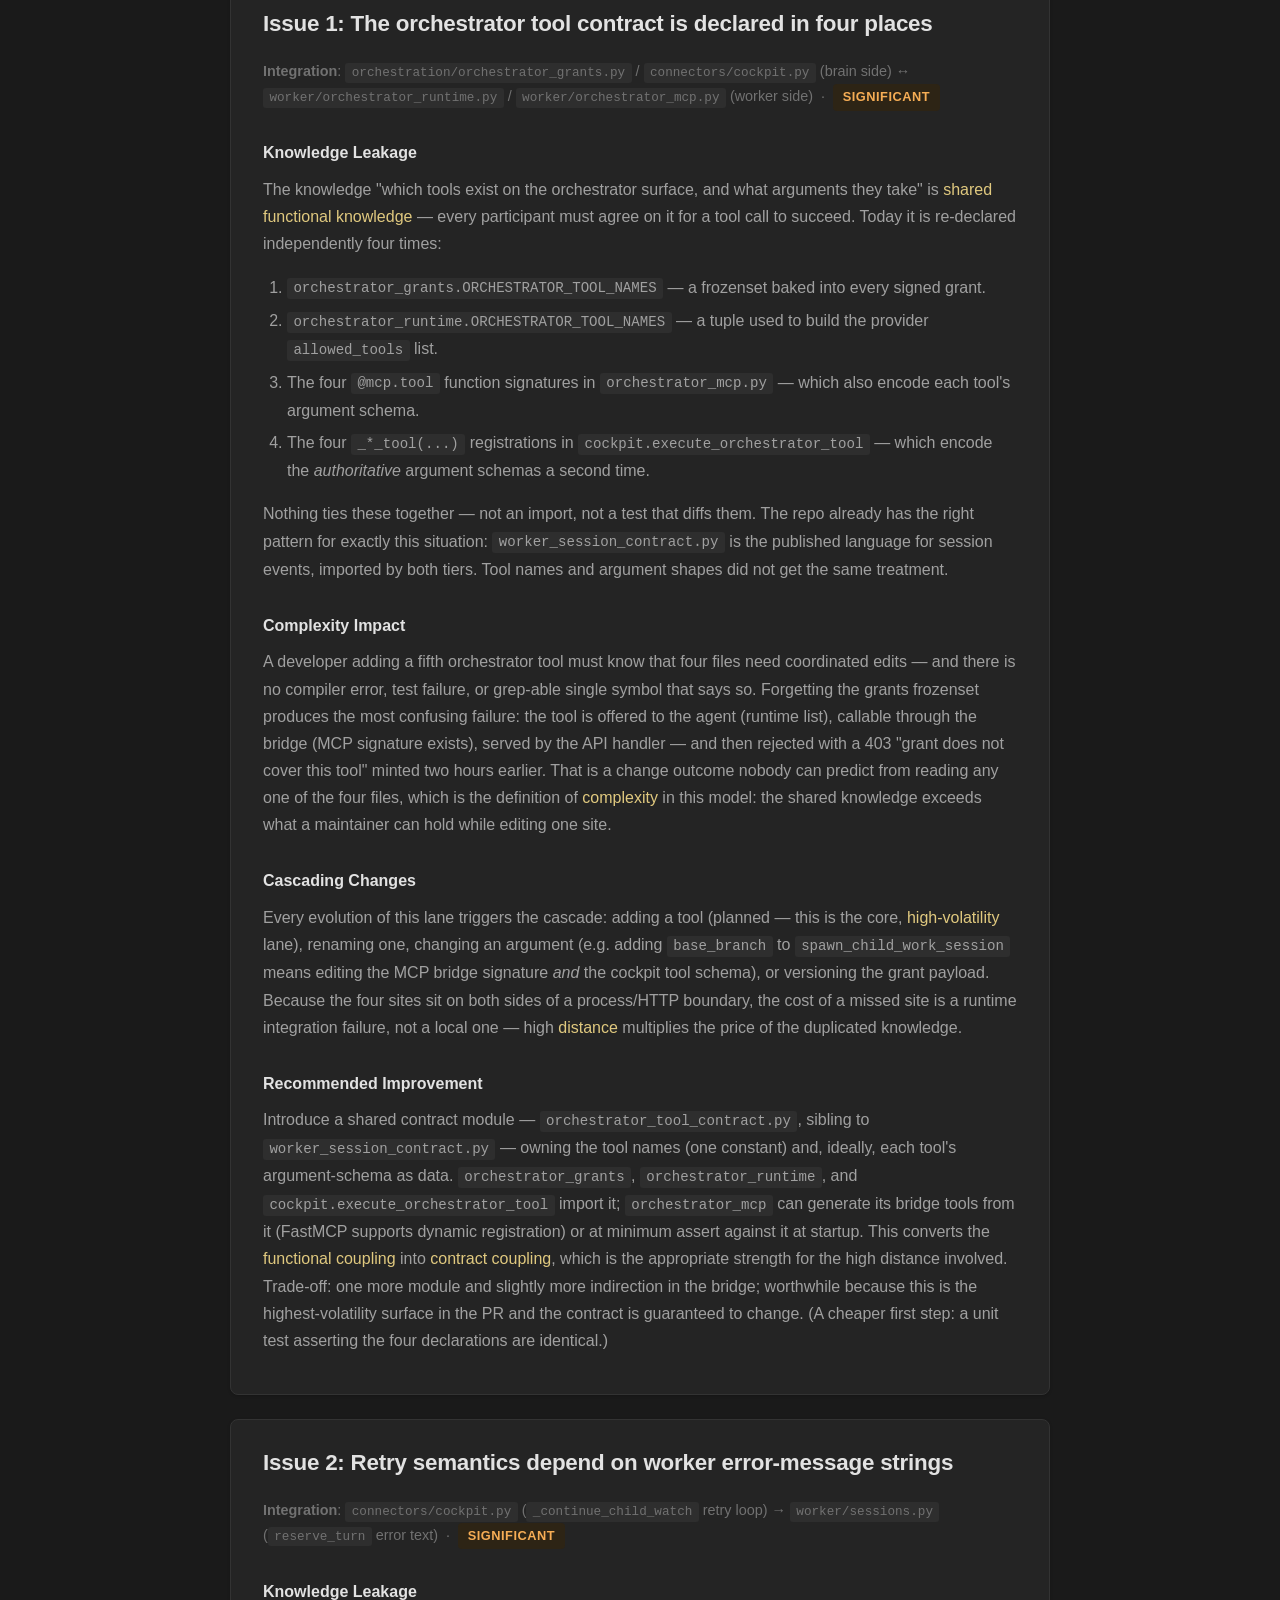
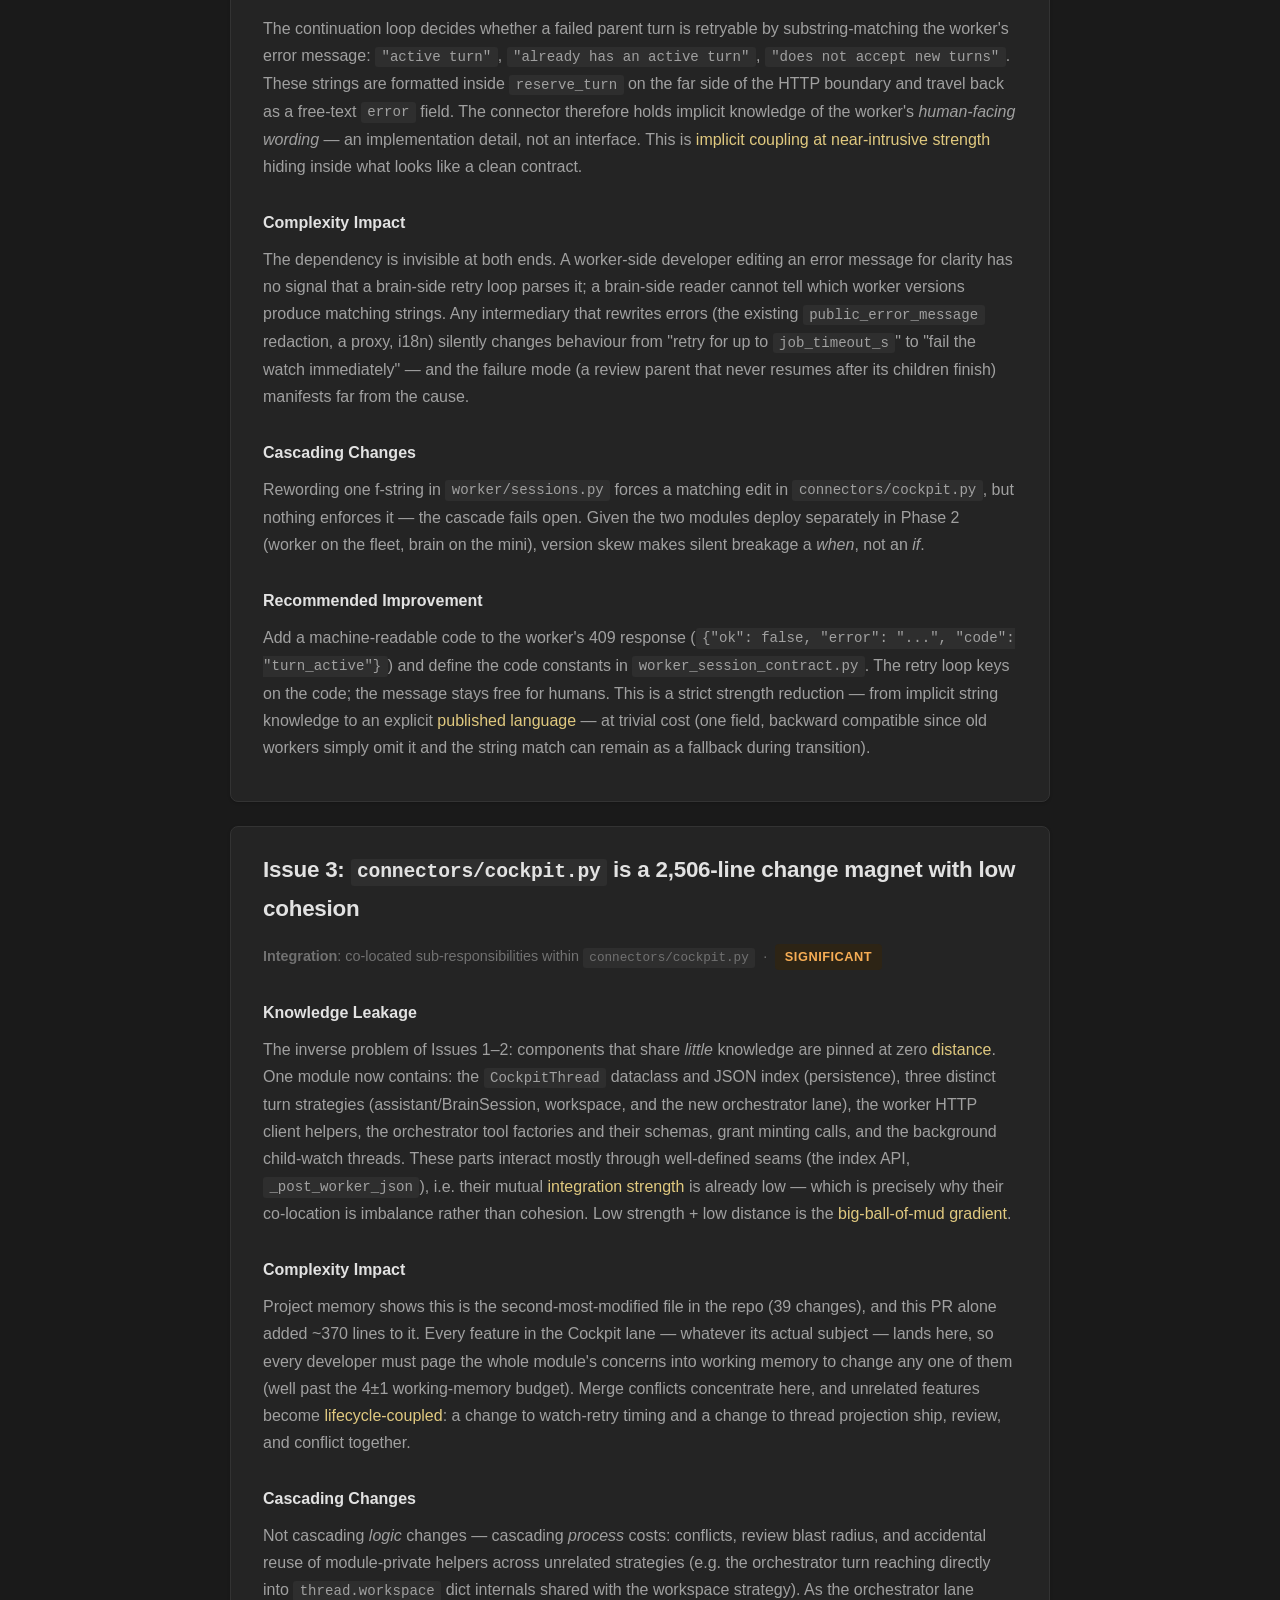
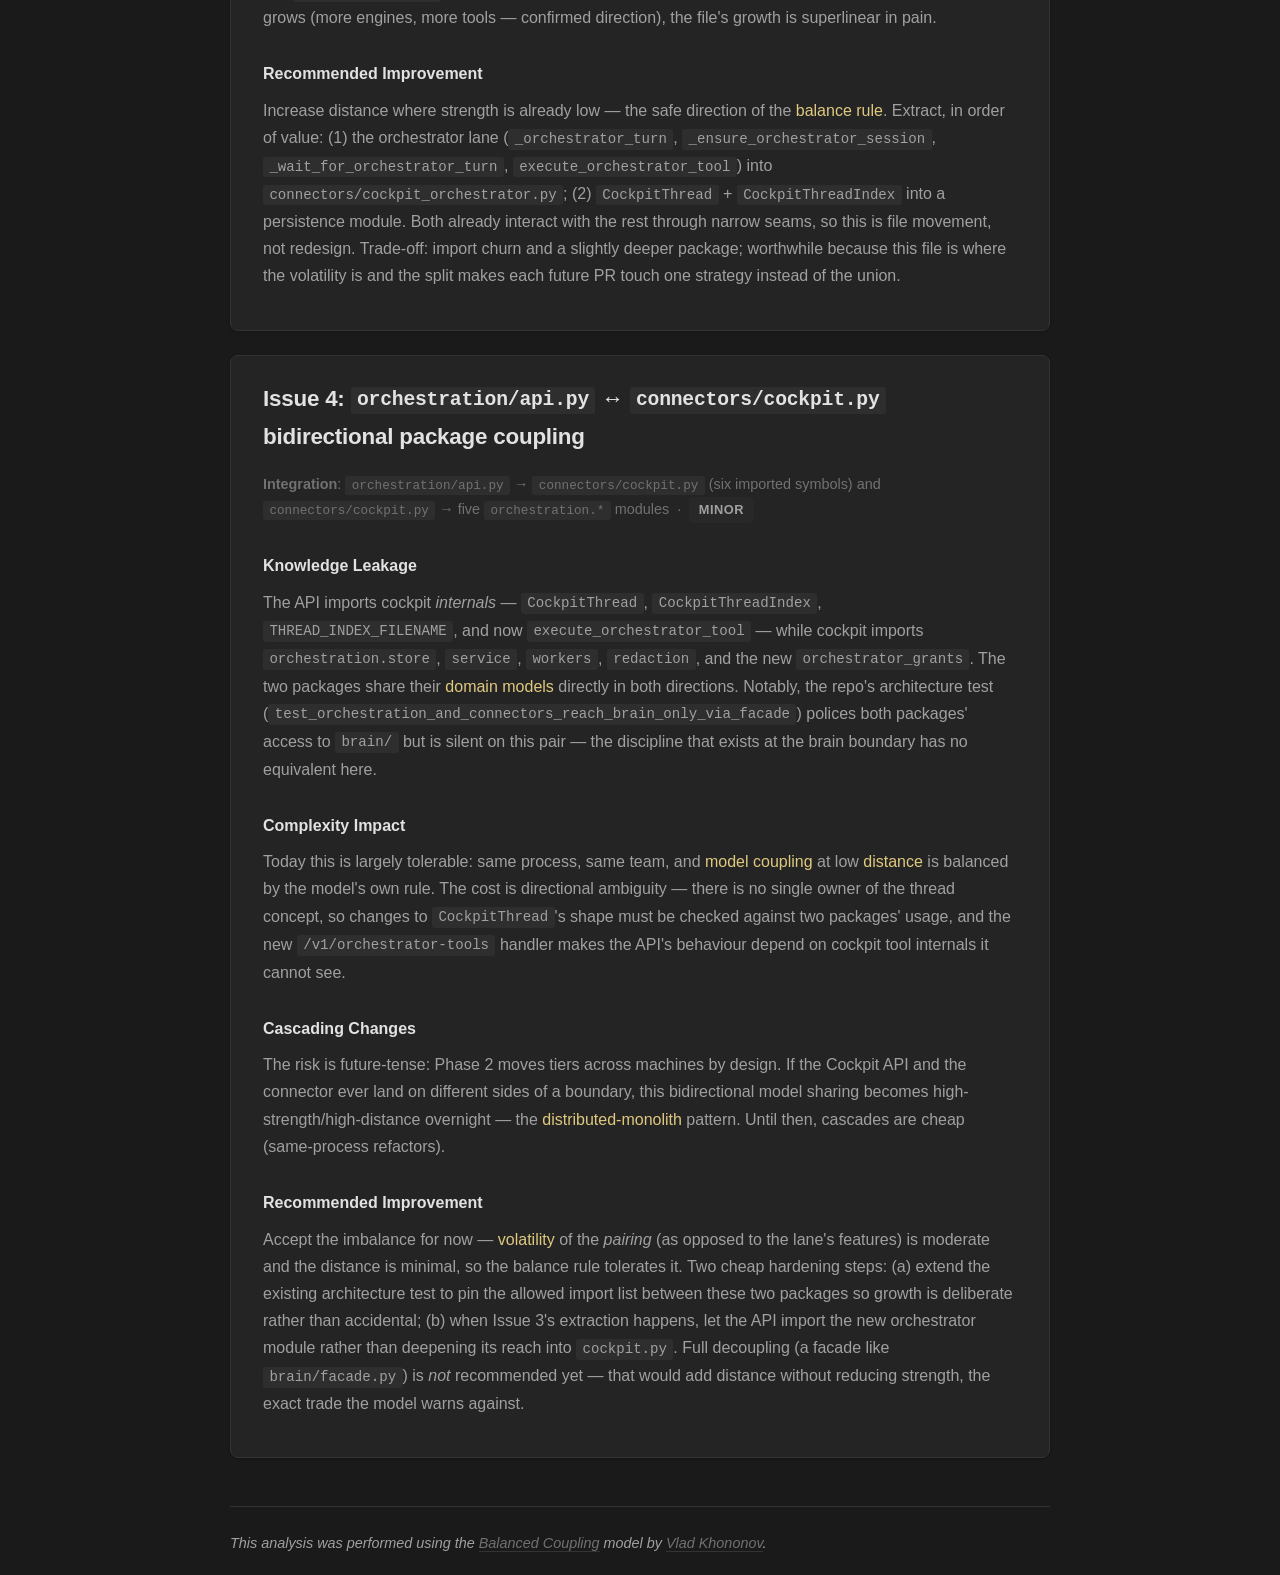
<file: docs/modularity-review/2026-07-11/modularity-review.html>
<!DOCTYPE html>
<html lang="en">
<head>
<meta charset="UTF-8">
<meta name="viewport" content="width=device-width, initial-scale=1.0">
<title>Modularity Review</title>
<style>
  :root {
    --font-sans: -apple-system, BlinkMacSystemFont, 'Segoe UI', Helvetica, Arial, sans-serif;
    --font-mono: 'SF Mono', 'Fira Code', 'Fira Mono', Menlo, Consolas, monospace;
    --max-width: 820px;
  }

  :root[data-theme="light"] {
    --bg: #ffffff;
    --bg-secondary: #f6f8fa;
    --bg-tertiary: #eef1f5;
    --text: #1a1a1a;
    --text-secondary: #4a5568;
    --text-muted: #718096;
    --border: #e2e8f0;
    --accent: #2b6cb0;
    --accent-light: #ebf4ff;
    --severity-critical: #c53030;
    --severity-critical-bg: #fff5f5;
    --severity-significant: #c05621;
    --severity-significant-bg: #fffaf0;
    --severity-minor: #2b6cb0;
    --severity-minor-bg: #ebf8ff;
    --table-stripe: #f7fafc;
    --link: #2b6cb0;
    --link-hover: #1a4971;
    --shadow: rgba(0, 0, 0, 0.06);
  }

  :root[data-theme="dark"] {
    --bg: #1a1a1a;
    --bg-secondary: #242424;
    --bg-tertiary: #2e2e2e;
    --text: #e2e2e2;
    --text-secondary: #a0a0a0;
    --text-muted: #717171;
    --border: #333333;
    --accent: #b0b0b0;
    --accent-light: #2a2a2a;
    --severity-critical: #fc8181;
    --severity-critical-bg: #2d1b1b;
    --severity-significant: #f6ad55;
    --severity-significant-bg: #2d2415;
    --severity-minor: #a0a0a0;
    --severity-minor-bg: #282828;
    --table-stripe: #222222;
    --link: #e0c97f;
    --link-hover: #f0dca0;
    --shadow: rgba(0, 0, 0, 0.2);
  }

  *, *::before, *::after {
    box-sizing: border-box;
  }

  body {
    font-family: var(--font-sans);
    background: var(--bg);
    color: var(--text);
    line-height: 1.7;
    margin: 0;
    padding: 2rem 1.5rem;
    transition: background 0.3s ease, color 0.3s ease;
  }

  .container {
    max-width: var(--max-width);
    margin: 0 auto;
  }

  /* Theme toggle */
  .theme-toggle {
    position: fixed;
    top: 1.5rem;
    right: 1.5rem;
    background: var(--bg-secondary);
    border: 1px solid var(--border);
    border-radius: 50%;
    width: 40px;
    height: 40px;
    cursor: pointer;
    display: flex;
    align-items: center;
    justify-content: center;
    font-size: 1.1rem;
    color: var(--text);
    transition: background 0.2s ease, border-color 0.2s ease, color 0.2s ease;
    z-index: 100;
  }

  .theme-toggle:hover {
    background: var(--bg-tertiary);
  }

  /* Typography */
  h1 {
    font-size: 2rem;
    font-weight: 700;
    letter-spacing: -0.02em;
    margin: 0 0 0.5rem 0;
    color: var(--text);
  }

  h2 {
    font-size: 1.4rem;
    font-weight: 600;
    letter-spacing: -0.01em;
    margin: 2.5rem 0 1rem 0;
    padding-bottom: 0.4rem;
    border-bottom: 1px solid var(--border);
    color: var(--text);
  }

  h3 {
    font-size: 1.1rem;
    font-weight: 600;
    margin: 1.8rem 0 0.6rem 0;
    color: var(--text);
  }

  p {
    margin: 0 0 1rem 0;
    color: var(--text-secondary);
  }

  a {
    color: var(--link);
    text-decoration: none;
    border-bottom: 1px solid transparent;
    transition: border-color 0.2s ease;
  }

  a:hover {
    color: var(--link-hover);
    border-bottom-color: var(--link-hover);
  }

  /* Metadata */
  .meta {
    color: var(--text-muted);
    font-size: 0.95rem;
    margin-bottom: 2.5rem;
  }

  .meta strong {
    color: var(--text-secondary);
  }

  /* Tables */
  table {
    width: 100%;
    border-collapse: collapse;
    margin: 1.5rem 0;
    font-size: 0.9rem;
  }

  th {
    background: var(--bg-secondary);
    font-weight: 600;
    text-align: left;
    padding: 0.75rem 1rem;
    border: 1px solid var(--border);
    color: var(--text);
  }

  td {
    padding: 0.65rem 1rem;
    border: 1px solid var(--border);
    color: var(--text-secondary);
  }

  tr:nth-child(even) td {
    background: var(--table-stripe);
  }

  /* Severity badges */
  .severity {
    display: inline-block;
    font-size: 0.8rem;
    font-weight: 600;
    padding: 0.15rem 0.6rem;
    border-radius: 4px;
    text-transform: uppercase;
    letter-spacing: 0.04em;
  }

  .severity-critical {
    color: var(--severity-critical);
    background: var(--severity-critical-bg);
  }

  .severity-significant {
    color: var(--severity-significant);
    background: var(--severity-significant-bg);
  }

  .severity-minor {
    color: var(--severity-minor);
    background: var(--severity-minor-bg);
  }

  /* Issue cards */
  .issue {
    background: var(--bg-secondary);
    border: 1px solid var(--border);
    border-radius: 8px;
    padding: 1.5rem 2rem;
    margin: 1.5rem 0;
    box-shadow: 0 1px 3px var(--shadow);
  }

  .issue h2 {
    margin-top: 0;
    border-bottom: none;
    padding-bottom: 0;
  }

  .issue h3 {
    font-size: 1rem;
  }

  .issue-meta {
    font-size: 0.9rem;
    color: var(--text-muted);
    margin-bottom: 1rem;
  }

  /* Lists */
  ul, ol {
    padding-left: 1.5rem;
    color: var(--text-secondary);
  }

  li {
    margin-bottom: 0.35rem;
  }

  /* Code */
  code {
    font-family: var(--font-mono);
    font-size: 0.88em;
    background: var(--bg-tertiary);
    padding: 0.15rem 0.4rem;
    border-radius: 3px;
  }

  /* Horizontal rule */
  hr {
    border: none;
    border-top: 1px solid var(--border);
    margin: 3rem 0 1.5rem 0;
  }

  /* Footer */
  .footer {
    margin-top: 3rem;
    padding-top: 1.5rem;
    border-top: 1px solid var(--border);
    font-size: 0.9rem;
    color: var(--text-muted);
    font-style: italic;
  }

  .footer a {
    color: var(--text-muted);
    border-bottom-color: var(--border);
  }

  .footer a:hover {
    color: var(--link);
  }

  /* Print */
  @media print {
    .theme-toggle { display: none; }
    body { padding: 0; }
    .issue { break-inside: avoid; }
  }
</style>
</head>
<body>
<button class="theme-toggle" onclick="toggleTheme()" aria-label="Toggle theme">
  <span id="theme-icon"></span>
</button>

<div class="container">
  <h1>Modularity Review</h1>
  <div class="meta">
    <p><strong>Scope</strong>: PR #116 ("run review parents as code agents") — the code-agent orchestrator lane spanning <code>connectors/cockpit.py</code>, <code>orchestration/api.py</code>, <code>orchestration/orchestrator_grants.py</code>, <code>worker/server.py</code>, <code>worker/orchestrator_runtime.py</code>, <code>worker/orchestrator_mcp.py</code>, <code>worker/authority.py</code>, and the Codex/Claude provider adapters.<br>
    <strong>Date</strong>: 2026-07-11</p>
  </div>

  <h2>Executive Summary</h2>
  <p>Jarvis is an all-local voice assistant whose Cockpit tier dispatches coding work to provider sessions (Codex, Claude) on worker daemons across an HTTP boundary. PR #116 adds a new core capability: review-parent threads run as real code-agent sessions, reaching back into Jarvis through a signed, thread-scoped MCP tool surface. The overall <a href="https://coupling.dev/posts/core-concepts/modularity/">modularity</a> of the change is healthy — the brain/worker boundary is respected everywhere, secrets stay request-scoped, and the new grant module is a small, cohesive <a href="https://coupling.dev/posts/dimensions-of-coupling/integration-strength/">contract</a>. The most important finding is that the orchestrator <em>tool contract itself</em> — the set of four tool names and their argument shapes — has no single home: it is independently declared in four modules on both sides of the network boundary, in the most <a href="https://coupling.dev/posts/dimensions-of-coupling/volatility/">volatile</a> part of the system. Second, retry semantics in the parent-continuation path depend on matching worker error-message <em>strings</em> across the HTTP boundary — implicit coupling that will break silently.</p>

  <h2>Coupling Overview</h2>
  <table>
    <thead>
      <tr>
        <th>Integration</th>
        <th><a href="https://coupling.dev/posts/dimensions-of-coupling/integration-strength/">Strength</a></th>
        <th><a href="https://coupling.dev/posts/dimensions-of-coupling/distance/">Distance</a></th>
        <th><a href="https://coupling.dev/posts/dimensions-of-coupling/volatility/">Volatility</a></th>
        <th><a href="https://coupling.dev/posts/core-concepts/balance/">Balanced?</a></th>
      </tr>
    </thead>
    <tbody>
      <tr>
        <td>Orchestrator tool contract: <code>orchestrator_grants</code> / <code>cockpit.execute_orchestrator_tool</code> ↔ <code>orchestrator_runtime</code> / <code>orchestrator_mcp</code></td>
        <td><a href="https://coupling.dev/posts/dimensions-of-coupling/integration-strength/">Functional</a> (duplicated declarations)</td>
        <td>High (brain ↔ worker process, HTTP)</td>
        <td>High (new core lane; tools will grow)</td>
        <td><strong>No — Issue 1</strong></td>
      </tr>
      <tr>
        <td>Continuation retry loop (<code>cockpit._continue_child_watch</code>) ↔ <code>worker/sessions.reserve_turn</code> error text</td>
        <td>Implicit <a href="https://coupling.dev/posts/dimensions-of-coupling/integration-strength/">functional</a></td>
        <td>High (HTTP boundary)</td>
        <td>Medium-high (just introduced)</td>
        <td><strong>No — Issue 2</strong></td>
      </tr>
      <tr>
        <td>Sub-responsibilities co-located inside <code>connectors/cockpit.py</code></td>
        <td>Low (between the parts)</td>
        <td>None (one 2,506-line module)</td>
        <td>High (hottest file in the repo)</td>
        <td><strong>No (low cohesion) — Issue 3</strong></td>
      </tr>
      <tr>
        <td><code>orchestration/api.py</code> ↔ <code>connectors/cockpit.py</code></td>
        <td><a href="https://coupling.dev/posts/dimensions-of-coupling/integration-strength/">Model</a></td>
        <td>Low (same process, same team)</td>
        <td>Medium</td>
        <td>Borderline — Issue 4</td>
      </tr>
      <tr>
        <td>Cockpit connector ↔ worker session API (turns/events via <code>worker_session_contract</code>)</td>
        <td><a href="https://coupling.dev/posts/dimensions-of-coupling/integration-strength/">Contract</a></td>
        <td>High (HTTP)</td>
        <td>High</td>
        <td><strong>Yes</strong></td>
      </tr>
      <tr>
        <td><code>mint_orchestrator_grant</code> (connector) ↔ <code>resolve_orchestrator_grant</code> (API)</td>
        <td><a href="https://coupling.dev/posts/dimensions-of-coupling/integration-strength/">Contract</a> (signed token schema, one module)</td>
        <td>Low</td>
        <td>Low (generic crypto)</td>
        <td><strong>Yes</strong></td>
      </tr>
      <tr>
        <td>MCP bridge (<code>orchestrator_mcp</code>) → <code>/v1/orchestrator-tools/...</code> endpoint</td>
        <td><a href="https://coupling.dev/posts/dimensions-of-coupling/integration-strength/">Contract</a> (grant-scoped HTTP)</td>
        <td>High</td>
        <td>High</td>
        <td><strong>Yes</strong></td>
      </tr>
    </tbody>
  </table>

  <p>The three "Yes" rows are worth calling out as design wins: the worker reaches Jarvis only over HTTP with a scoped bearer grant (the repo's network-boundary constraint holds), turn/event consumption uses the shared <code>worker_session_contract</code> published language, and the grant format lives in exactly one module used by both mint and resolve sides.</p>

  <div class="issue">
    <h2>Issue 1: The orchestrator tool contract is declared in four places</h2>
    <p class="issue-meta"><strong>Integration</strong>: <code>orchestration/orchestrator_grants.py</code> / <code>connectors/cockpit.py</code> (brain side) ↔ <code>worker/orchestrator_runtime.py</code> / <code>worker/orchestrator_mcp.py</code> (worker side) &nbsp;·&nbsp; <span class="severity severity-significant">Significant</span></p>

    <h3>Knowledge Leakage</h3>
    <p>The knowledge "which tools exist on the orchestrator surface, and what arguments they take" is <a href="https://coupling.dev/posts/dimensions-of-coupling/integration-strength/">shared functional knowledge</a> — every participant must agree on it for a tool call to succeed. Today it is re-declared independently four times:</p>
    <ol>
      <li><code>orchestrator_grants.ORCHESTRATOR_TOOL_NAMES</code> — a frozenset baked into every signed grant.</li>
      <li><code>orchestrator_runtime.ORCHESTRATOR_TOOL_NAMES</code> — a tuple used to build the provider <code>allowed_tools</code> list.</li>
      <li>The four <code>@mcp.tool</code> function signatures in <code>orchestrator_mcp.py</code> — which also encode each tool's argument schema.</li>
      <li>The four <code>_*_tool(...)</code> registrations in <code>cockpit.execute_orchestrator_tool</code> — which encode the <em>authoritative</em> argument schemas a second time.</li>
    </ol>
    <p>Nothing ties these together — not an import, not a test that diffs them. The repo already has the right pattern for exactly this situation: <code>worker_session_contract.py</code> is the published language for session events, imported by both tiers. Tool names and argument shapes did not get the same treatment.</p>

    <h3>Complexity Impact</h3>
    <p>A developer adding a fifth orchestrator tool must know that four files need coordinated edits — and there is no compiler error, test failure, or grep-able single symbol that says so. Forgetting the grants frozenset produces the most confusing failure: the tool is offered to the agent (runtime list), callable through the bridge (MCP signature exists), served by the API handler — and then rejected with a 403 "grant does not cover this tool" minted two hours earlier. That is a change outcome nobody can predict from reading any one of the four files, which is the definition of <a href="https://coupling.dev/posts/core-concepts/complexity/">complexity</a> in this model: the shared knowledge exceeds what a maintainer can hold while editing one site.</p>

    <h3>Cascading Changes</h3>
    <p>Every evolution of this lane triggers the cascade: adding a tool (planned — this is the core, <a href="https://coupling.dev/posts/dimensions-of-coupling/volatility/">high-volatility</a> lane), renaming one, changing an argument (e.g. adding <code>base_branch</code> to <code>spawn_child_work_session</code> means editing the MCP bridge signature <em>and</em> the cockpit tool schema), or versioning the grant payload. Because the four sites sit on both sides of a process/HTTP boundary, the cost of a missed site is a runtime integration failure, not a local one — high <a href="https://coupling.dev/posts/dimensions-of-coupling/distance/">distance</a> multiplies the price of the duplicated knowledge.</p>

    <h3>Recommended Improvement</h3>
    <p>Introduce a shared contract module — <code>orchestrator_tool_contract.py</code>, sibling to <code>worker_session_contract.py</code> — owning the tool names (one constant) and, ideally, each tool's argument-schema as data. <code>orchestrator_grants</code>, <code>orchestrator_runtime</code>, and <code>cockpit.execute_orchestrator_tool</code> import it; <code>orchestrator_mcp</code> can generate its bridge tools from it (FastMCP supports dynamic registration) or at minimum assert against it at startup. This converts the <a href="https://coupling.dev/posts/dimensions-of-coupling/integration-strength/">functional coupling</a> into <a href="https://coupling.dev/posts/dimensions-of-coupling/integration-strength/">contract coupling</a>, which is the appropriate strength for the high distance involved. Trade-off: one more module and slightly more indirection in the bridge; worthwhile because this is the highest-volatility surface in the PR and the contract is guaranteed to change. (A cheaper first step: a unit test asserting the four declarations are identical.)</p>
  </div>

  <div class="issue">
    <h2>Issue 2: Retry semantics depend on worker error-message strings</h2>
    <p class="issue-meta"><strong>Integration</strong>: <code>connectors/cockpit.py</code> (<code>_continue_child_watch</code> retry loop) → <code>worker/sessions.py</code> (<code>reserve_turn</code> error text) &nbsp;·&nbsp; <span class="severity severity-significant">Significant</span></p>

    <h3>Knowledge Leakage</h3>
    <p>The continuation loop decides whether a failed parent turn is retryable by substring-matching the worker's error message: <code>"active turn"</code>, <code>"already has an active turn"</code>, <code>"does not accept new turns"</code>. These strings are formatted inside <code>reserve_turn</code> on the far side of the HTTP boundary and travel back as a free-text <code>error</code> field. The connector therefore holds implicit knowledge of the worker's <em>human-facing wording</em> — an implementation detail, not an interface. This is <a href="https://coupling.dev/posts/dimensions-of-coupling/integration-strength/">implicit coupling at near-intrusive strength</a> hiding inside what looks like a clean contract.</p>

    <h3>Complexity Impact</h3>
    <p>The dependency is invisible at both ends. A worker-side developer editing an error message for clarity has no signal that a brain-side retry loop parses it; a brain-side reader cannot tell which worker versions produce matching strings. Any intermediary that rewrites errors (the existing <code>public_error_message</code> redaction, a proxy, i18n) silently changes behaviour from "retry for up to <code>job_timeout_s</code>" to "fail the watch immediately" — and the failure mode (a review parent that never resumes after its children finish) manifests far from the cause.</p>

    <h3>Cascading Changes</h3>
    <p>Rewording one f-string in <code>worker/sessions.py</code> forces a matching edit in <code>connectors/cockpit.py</code>, but nothing enforces it — the cascade fails open. Given the two modules deploy separately in Phase 2 (worker on the fleet, brain on the mini), version skew makes silent breakage a <em>when</em>, not an <em>if</em>.</p>

    <h3>Recommended Improvement</h3>
    <p>Add a machine-readable code to the worker's 409 response (<code>{"ok": false, "error": "...", "code": "turn_active"}</code>) and define the code constants in <code>worker_session_contract.py</code>. The retry loop keys on the code; the message stays free for humans. This is a strict strength reduction — from implicit string knowledge to an explicit <a href="https://coupling.dev/posts/dimensions-of-coupling/integration-strength/">published language</a> — at trivial cost (one field, backward compatible since old workers simply omit it and the string match can remain as a fallback during transition).</p>
  </div>

  <div class="issue">
    <h2>Issue 3: <code>connectors/cockpit.py</code> is a 2,506-line change magnet with low cohesion</h2>
    <p class="issue-meta"><strong>Integration</strong>: co-located sub-responsibilities within <code>connectors/cockpit.py</code> &nbsp;·&nbsp; <span class="severity severity-significant">Significant</span></p>

    <h3>Knowledge Leakage</h3>
    <p>The inverse problem of Issues 1–2: components that share <em>little</em> knowledge are pinned at zero <a href="https://coupling.dev/posts/dimensions-of-coupling/distance/">distance</a>. One module now contains: the <code>CockpitThread</code> dataclass and JSON index (persistence), three distinct turn strategies (assistant/BrainSession, workspace, and the new orchestrator lane), the worker HTTP client helpers, the orchestrator tool factories and their schemas, grant minting calls, and the background child-watch threads. These parts interact mostly through well-defined seams (the index API, <code>_post_worker_json</code>), i.e. their mutual <a href="https://coupling.dev/posts/dimensions-of-coupling/integration-strength/">integration strength</a> is already low — which is precisely why their co-location is imbalance rather than cohesion. Low strength + low distance is the <a href="https://coupling.dev/posts/core-concepts/balance/">big-ball-of-mud gradient</a>.</p>

    <h3>Complexity Impact</h3>
    <p>Project memory shows this is the second-most-modified file in the repo (39 changes), and this PR alone added ~370 lines to it. Every feature in the Cockpit lane — whatever its actual subject — lands here, so every developer must page the whole module's concerns into working memory to change any one of them (well past the 4±1 working-memory budget). Merge conflicts concentrate here, and unrelated features become <a href="https://coupling.dev/posts/dimensions-of-coupling/distance/">lifecycle-coupled</a>: a change to watch-retry timing and a change to thread projection ship, review, and conflict together.</p>

    <h3>Cascading Changes</h3>
    <p>Not cascading <em>logic</em> changes — cascading <em>process</em> costs: conflicts, review blast radius, and accidental reuse of module-private helpers across unrelated strategies (e.g. the orchestrator turn reaching directly into <code>thread.workspace</code> dict internals shared with the workspace strategy). As the orchestrator lane grows (more engines, more tools — confirmed direction), the file's growth is superlinear in pain.</p>

    <h3>Recommended Improvement</h3>
    <p>Increase distance where strength is already low — the safe direction of the <a href="https://coupling.dev/posts/core-concepts/balance/">balance rule</a>. Extract, in order of value: (1) the orchestrator lane (<code>_orchestrator_turn</code>, <code>_ensure_orchestrator_session</code>, <code>_wait_for_orchestrator_turn</code>, <code>execute_orchestrator_tool</code>) into <code>connectors/cockpit_orchestrator.py</code>; (2) <code>CockpitThread</code> + <code>CockpitThreadIndex</code> into a persistence module. Both already interact with the rest through narrow seams, so this is file movement, not redesign. Trade-off: import churn and a slightly deeper package; worthwhile because this file is where the volatility is and the split makes each future PR touch one strategy instead of the union.</p>
  </div>

  <div class="issue">
    <h2>Issue 4: <code>orchestration/api.py</code> ↔ <code>connectors/cockpit.py</code> bidirectional package coupling</h2>
    <p class="issue-meta"><strong>Integration</strong>: <code>orchestration/api.py</code> → <code>connectors/cockpit.py</code> (six imported symbols) and <code>connectors/cockpit.py</code> → five <code>orchestration.*</code> modules &nbsp;·&nbsp; <span class="severity severity-minor">Minor</span></p>

    <h3>Knowledge Leakage</h3>
    <p>The API imports cockpit <em>internals</em> — <code>CockpitThread</code>, <code>CockpitThreadIndex</code>, <code>THREAD_INDEX_FILENAME</code>, and now <code>execute_orchestrator_tool</code> — while cockpit imports <code>orchestration.store</code>, <code>service</code>, <code>workers</code>, <code>redaction</code>, and the new <code>orchestrator_grants</code>. The two packages share their <a href="https://coupling.dev/posts/dimensions-of-coupling/integration-strength/">domain models</a> directly in both directions. Notably, the repo's architecture test (<code>test_orchestration_and_connectors_reach_brain_only_via_facade</code>) polices both packages' access to <code>brain/</code> but is silent on this pair — the discipline that exists at the brain boundary has no equivalent here.</p>

    <h3>Complexity Impact</h3>
    <p>Today this is largely tolerable: same process, same team, and <a href="https://coupling.dev/posts/dimensions-of-coupling/integration-strength/">model coupling</a> at low <a href="https://coupling.dev/posts/dimensions-of-coupling/distance/">distance</a> is balanced by the model's own rule. The cost is directional ambiguity — there is no single owner of the thread concept, so changes to <code>CockpitThread</code>'s shape must be checked against two packages' usage, and the new <code>/v1/orchestrator-tools</code> handler makes the API's behaviour depend on cockpit tool internals it cannot see.</p>

    <h3>Cascading Changes</h3>
    <p>The risk is future-tense: Phase 2 moves tiers across machines by design. If the Cockpit API and the connector ever land on different sides of a boundary, this bidirectional model sharing becomes high-strength/high-distance overnight — the <a href="https://coupling.dev/posts/core-concepts/balance/">distributed-monolith</a> pattern. Until then, cascades are cheap (same-process refactors).</p>

    <h3>Recommended Improvement</h3>
    <p>Accept the imbalance for now — <a href="https://coupling.dev/posts/dimensions-of-coupling/volatility/">volatility</a> of the <em>pairing</em> (as opposed to the lane's features) is moderate and the distance is minimal, so the balance rule tolerates it. Two cheap hardening steps: (a) extend the existing architecture test to pin the allowed import list between these two packages so growth is deliberate rather than accidental; (b) when Issue 3's extraction happens, let the API import the new orchestrator module rather than deepening its reach into <code>cockpit.py</code>. Full decoupling (a facade like <code>brain/facade.py</code>) is <em>not</em> recommended yet — that would add distance without reducing strength, the exact trade the model warns against.</p>
  </div>

  <div class="footer">
    <p><em>This analysis was performed using the <a href="https://coupling.dev">Balanced Coupling</a> model by <a href="https://vladikk.com">Vlad Khononov</a>.</em></p>
  </div>
</div>

<script>
  function getDefaultTheme() {
    const hour = new Date().getHours();
    return (hour >= 7 && hour < 19) ? 'light' : 'dark';
  }

  function setTheme(theme) {
    document.documentElement.setAttribute('data-theme', theme);
    localStorage.setItem('modularity-review-theme', theme);
    document.getElementById('theme-icon').textContent = theme === 'light' ? '☾' : '☀';
  }

  function toggleTheme() {
    const current = document.documentElement.getAttribute('data-theme');
    setTheme(current === 'light' ? 'dark' : 'light');
  }

  const saved = localStorage.getItem('modularity-review-theme');
  setTheme(saved || getDefaultTheme());
</script>
</body>
</html>
</file>
<file: styles.css>
:root {
  color-scheme: light;
  --paper: oklch(97% 0.018 92);
  --ink: oklch(21% 0.035 252);
  --muted: oklch(46% 0.035 250);
  --line: oklch(83% 0.027 86);
  --steel: oklch(42% 0.07 228);
  --signal: oklch(63% 0.14 168);
  --amber: oklch(78% 0.16 82);
  --panel: oklch(99% 0.011 96);
  --shadow: 0 28px 90px color-mix(in oklch, var(--steel), transparent 82%);
  font-family: ui-sans-serif, "Avenir Next", "SF Pro Display", "Helvetica Neue", sans-serif;
}

* {
  box-sizing: border-box;
}

html {
  scroll-behavior: smooth;
}

body {
  margin: 0;
  background:
    linear-gradient(90deg, color-mix(in oklch, var(--line), transparent 65%) 1px, transparent 1px),
    linear-gradient(0deg, color-mix(in oklch, var(--line), transparent 70%) 1px, transparent 1px),
    var(--paper);
  background-size: 44px 44px;
  color: var(--ink);
}

a {
  color: inherit;
}

.topbar {
  position: sticky;
  top: 0;
  z-index: 20;
  display: flex;
  align-items: center;
  justify-content: space-between;
  padding: 18px clamp(18px, 5vw, 72px);
  background: color-mix(in oklch, var(--paper), transparent 10%);
  border-bottom: 1px solid var(--line);
  backdrop-filter: blur(18px);
}

.brand,
nav {
  display: flex;
  align-items: center;
  gap: 16px;
}

.brand {
  text-decoration: none;
  font-weight: 750;
  letter-spacing: 0;
}

.mark {
  width: 18px;
  height: 18px;
  border: 2px solid var(--ink);
  border-radius: 50%;
  box-shadow: inset 0 0 0 4px var(--signal);
}

nav a {
  font-size: 0.92rem;
  color: var(--muted);
  text-decoration: none;
}

.hero {
  display: grid;
  grid-template-columns: minmax(0, 0.9fr) minmax(360px, 1.1fr);
  gap: clamp(32px, 6vw, 92px);
  min-height: calc(100vh - 69px);
  align-items: center;
  padding: clamp(56px, 8vw, 120px) clamp(18px, 5vw, 72px) 64px;
}

.hero-copy {
  max-width: 680px;
}

.eyebrow {
  margin: 0 0 14px;
  color: var(--steel);
  font-size: 0.78rem;
  font-weight: 800;
  letter-spacing: 0.12em;
  text-transform: uppercase;
}

h1,
h2,
h3,
p {
  margin-top: 0;
}

h1 {
  margin-bottom: 22px;
  font-size: clamp(3.25rem, 8vw, 7.6rem);
  line-height: 0.9;
  letter-spacing: 0;
  max-width: 8ch;
}

h2 {
  margin-bottom: 0;
  font-size: clamp(2rem, 4vw, 4.6rem);
  line-height: 0.96;
  letter-spacing: 0;
}

h3 {
  margin-bottom: 18px;
  font-size: 1.05rem;
}

.lede {
  max-width: 34rem;
  color: var(--muted);
  font-size: clamp(1.08rem, 2vw, 1.35rem);
  line-height: 1.5;
}

.actions {
  display: flex;
  flex-wrap: wrap;
  gap: 12px;
  margin-top: 30px;
}

.button {
  display: inline-flex;
  align-items: center;
  min-height: 44px;
  padding: 0 18px;
  border: 1px solid var(--ink);
  color: var(--ink);
  text-decoration: none;
  font-weight: 720;
}

.button.primary {
  background: var(--ink);
  color: var(--paper);
}

.fleet-visual {
  position: relative;
  min-height: 560px;
  border: 1px solid var(--line);
  background: color-mix(in oklch, var(--panel), transparent 8%);
  box-shadow: var(--shadow);
  overflow: hidden;
}

.fleet-visual::before {
  content: "";
  position: absolute;
  inset: 44px;
  border: 1px dashed color-mix(in oklch, var(--steel), transparent 35%);
}

.node {
  position: absolute;
  z-index: 2;
  width: 190px;
  padding: 18px;
  background: var(--panel);
  border: 1px solid var(--ink);
}

.node span {
  display: block;
  margin-bottom: 6px;
  color: var(--muted);
  font-size: 0.78rem;
  text-transform: uppercase;
  letter-spacing: 0.08em;
}

.node strong {
  display: block;
  font-size: 1.05rem;
}

.brain {
  top: 42%;
  left: 50%;
  transform: translate(-50%, -50%);
  background: color-mix(in oklch, var(--signal), white 82%);
}

.one {
  top: 14%;
  left: 10%;
}

.two {
  right: 10%;
  top: 18%;
}

.pi {
  bottom: 12%;
  left: 16%;
  background: color-mix(in oklch, var(--amber), white 72%);
}

.link {
  position: absolute;
  z-index: 1;
  height: 1px;
  background: var(--steel);
  transform-origin: left center;
}

.l1 {
  width: 260px;
  top: 36%;
  left: 28%;
  transform: rotate(31deg);
}

.l2 {
  width: 230px;
  top: 36%;
  left: 52%;
  transform: rotate(-27deg);
}

.l3 {
  width: 250px;
  top: 57%;
  left: 28%;
  transform: rotate(-18deg);
}

.network-label {
  position: absolute;
  right: 28px;
  bottom: 24px;
  color: var(--muted);
  font-size: 0.8rem;
  text-transform: uppercase;
  letter-spacing: 0.08em;
}

.band,
.fleet,
.updates {
  padding: clamp(64px, 9vw, 130px) clamp(18px, 5vw, 72px);
}

.band {
  background: var(--ink);
  color: var(--paper);
}

.band .eyebrow,
.band p {
  color: color-mix(in oklch, var(--paper), transparent 28%);
}

.section-heading {
  max-width: 760px;
  margin-bottom: clamp(32px, 5vw, 58px);
}

.install-grid {
  display: grid;
  grid-template-columns: repeat(4, minmax(0, 1fr));
  border: 1px solid color-mix(in oklch, var(--paper), transparent 65%);
}

.install-grid article {
  min-height: 220px;
  padding: 24px;
  border-right: 1px solid color-mix(in oklch, var(--paper), transparent 65%);
}

.install-grid article:last-child {
  border-right: 0;
}

.step {
  color: var(--amber);
  font-weight: 800;
}

code,
.terminal {
  font-family: "SF Mono", ui-monospace, monospace;
}

code {
  display: block;
  color: var(--amber);
  overflow-wrap: anywhere;
}

.role-table {
  border-top: 1px solid var(--line);
}

.row {
  display: grid;
  grid-template-columns: 0.7fr 1.7fr 0.7fr;
  gap: 18px;
  padding: 22px 0;
  border-bottom: 1px solid var(--line);
}

.head {
  color: var(--muted);
  font-size: 0.8rem;
  font-weight: 800;
  text-transform: uppercase;
  letter-spacing: 0.08em;
}

.security-grid {
  display: grid;
  grid-template-columns: repeat(3, minmax(0, 1fr));
  gap: 1px;
  background: color-mix(in oklch, var(--paper), transparent 70%);
}

.security-grid p {
  min-height: 160px;
  margin: 0;
  padding: 24px;
  background: var(--ink);
  font-size: 1.1rem;
  line-height: 1.45;
}

.terminal {
  display: grid;
  gap: 14px;
  max-width: 760px;
  padding: 24px;
  background: var(--panel);
  border: 1px solid var(--line);
  box-shadow: var(--shadow);
}

.terminal span::before {
  content: "$ ";
  color: var(--signal);
}

@media (max-width: 880px) {
  nav {
    display: none;
  }

  .hero {
    grid-template-columns: 1fr;
    min-height: auto;
  }

  .fleet-visual {
    min-height: 480px;
  }

  .install-grid,
  .security-grid {
    grid-template-columns: 1fr;
  }

  .install-grid article {
    border-right: 0;
    border-bottom: 1px solid color-mix(in oklch, var(--paper), transparent 65%);
  }

  .row {
    grid-template-columns: 1fr;
    gap: 6px;
  }
}
</file>
<file: docs-site/styles.css>
:root {
  color-scheme: light;
  --paper: oklch(97% 0.018 92);
  --ink: oklch(21% 0.035 252);
  --muted: oklch(46% 0.035 250);
  --line: oklch(83% 0.027 86);
  --steel: oklch(42% 0.07 228);
  --signal: oklch(63% 0.14 168);
  --amber: oklch(78% 0.16 82);
  --panel: oklch(99% 0.011 96);
  --shadow: 0 28px 90px color-mix(in oklch, var(--steel), transparent 82%);
  font-family: ui-sans-serif, "Avenir Next", "SF Pro Display", "Helvetica Neue", sans-serif;
}

* {
  box-sizing: border-box;
}

html {
  scroll-behavior: smooth;
}

body {
  margin: 0;
  background:
    linear-gradient(90deg, color-mix(in oklch, var(--line), transparent 65%) 1px, transparent 1px),
    linear-gradient(0deg, color-mix(in oklch, var(--line), transparent 70%) 1px, transparent 1px),
    var(--paper);
  background-size: 44px 44px;
  color: var(--ink);
}

a {
  color: inherit;
}

.topbar {
  position: sticky;
  top: 0;
  z-index: 20;
  display: flex;
  align-items: center;
  justify-content: space-between;
  padding: 18px clamp(18px, 5vw, 72px);
  background: color-mix(in oklch, var(--paper), transparent 10%);
  border-bottom: 1px solid var(--line);
  backdrop-filter: blur(18px);
}

.brand,
nav {
  display: flex;
  align-items: center;
  gap: 16px;
}

.brand {
  text-decoration: none;
  font-weight: 750;
  letter-spacing: 0;
}

.mark {
  width: 18px;
  height: 18px;
  border: 2px solid var(--ink);
  border-radius: 50%;
  box-shadow: inset 0 0 0 4px var(--signal);
}

nav a {
  font-size: 0.92rem;
  color: var(--muted);
  text-decoration: none;
}

nav a:hover {
  color: var(--ink);
}

.hero {
  display: grid;
  grid-template-columns: minmax(0, 0.9fr) minmax(360px, 1.1fr);
  gap: clamp(32px, 6vw, 92px);
  min-height: calc(100vh - 69px);
  align-items: center;
  padding: clamp(56px, 8vw, 120px) clamp(18px, 5vw, 72px) 64px;
}

.hero-copy {
  max-width: 680px;
}

.eyebrow {
  margin: 0 0 14px;
  color: var(--steel);
  font-size: 0.78rem;
  font-weight: 800;
  letter-spacing: 0.12em;
  text-transform: uppercase;
}

h1,
h2,
h3,
p {
  margin-top: 0;
}

h1 {
  margin-bottom: 22px;
  font-size: clamp(3.25rem, 8vw, 7.6rem);
  line-height: 0.9;
  letter-spacing: 0;
  max-width: 8ch;
}

h2 {
  margin-bottom: 0;
  font-size: clamp(2rem, 4vw, 4.6rem);
  line-height: 0.96;
  letter-spacing: 0;
}

h3 {
  margin-bottom: 18px;
  font-size: 1.05rem;
}

.lede {
  max-width: 34rem;
  color: var(--muted);
  font-size: clamp(1.08rem, 2vw, 1.35rem);
  line-height: 1.5;
}

.actions {
  display: flex;
  flex-wrap: wrap;
  gap: 12px;
  margin-top: 30px;
}

.button {
  display: inline-flex;
  align-items: center;
  min-height: 44px;
  padding: 0 18px;
  border: 1px solid var(--ink);
  color: var(--ink);
  text-decoration: none;
  font-weight: 720;
}

.button.primary {
  background: var(--ink);
  color: var(--paper);
}

.fleet-visual {
  position: relative;
  min-height: 560px;
  border: 1px solid var(--line);
  background: color-mix(in oklch, var(--panel), transparent 8%);
  box-shadow: var(--shadow);
  overflow: hidden;
}

.fleet-visual::before {
  content: "";
  position: absolute;
  inset: 44px;
  border: 1px dashed color-mix(in oklch, var(--steel), transparent 35%);
}

.node {
  position: absolute;
  z-index: 2;
  width: 190px;
  padding: 18px;
  background: var(--panel);
  border: 1px solid var(--ink);
}

.node span {
  display: block;
  margin-bottom: 6px;
  color: var(--muted);
  font-size: 0.78rem;
  text-transform: uppercase;
  letter-spacing: 0.08em;
}

.node strong {
  display: block;
  font-size: 1.05rem;
}

.brain {
  top: 42%;
  left: 50%;
  transform: translate(-50%, -50%);
  background: color-mix(in oklch, var(--signal), white 82%);
}

.one {
  top: 14%;
  left: 10%;
}

.two {
  right: 10%;
  top: 12%;
}

.pi {
  bottom: 12%;
  left: 16%;
  background: color-mix(in oklch, var(--amber), white 72%);
}

.link {
  position: absolute;
  z-index: 1;
  height: 1px;
  background: var(--steel);
  transform-origin: left center;
}

.l1 {
  width: 260px;
  top: 36%;
  left: 28%;
  transform: rotate(31deg);
}

.l2 {
  width: 230px;
  top: 36%;
  left: 52%;
  transform: rotate(-27deg);
}

.l3 {
  width: 250px;
  top: 57%;
  left: 28%;
  transform: rotate(-18deg);
}

.network-label {
  position: absolute;
  right: 28px;
  bottom: 24px;
  color: var(--muted);
  font-size: 0.8rem;
  text-transform: uppercase;
  letter-spacing: 0.08em;
}

.band,
.fleet,
.onboarding,
.runbook,
.updates {
  padding: clamp(64px, 9vw, 130px) clamp(18px, 5vw, 72px);
}

.release-strip {
  display: grid;
  grid-template-columns: repeat(3, minmax(0, 1fr));
  border-top: 1px solid var(--line);
  border-bottom: 1px solid var(--line);
  background: color-mix(in oklch, var(--panel), transparent 4%);
}

.release-strip div {
  padding: 22px clamp(18px, 5vw, 72px);
  border-right: 1px solid var(--line);
}

.release-strip div:last-child {
  border-right: 0;
}

.release-strip span {
  display: block;
  margin-bottom: 6px;
  color: var(--muted);
  font-size: 0.76rem;
  font-weight: 800;
  letter-spacing: 0.08em;
  text-transform: uppercase;
}

.release-strip strong {
  font-size: clamp(1rem, 2vw, 1.35rem);
}

.band {
  background: var(--ink);
  color: var(--paper);
}

.band .eyebrow,
.band p {
  color: color-mix(in oklch, var(--paper), transparent 28%);
}

.section-heading {
  max-width: 760px;
  margin-bottom: clamp(32px, 5vw, 58px);
}

.install-grid {
  display: grid;
  grid-template-columns: repeat(4, minmax(0, 1fr));
  border: 1px solid color-mix(in oklch, var(--paper), transparent 65%);
}

.install-grid article {
  min-height: 220px;
  padding: 24px;
  border-right: 1px solid color-mix(in oklch, var(--paper), transparent 65%);
}

.install-grid article:last-child {
  border-right: 0;
}

.step {
  color: var(--amber);
  font-weight: 800;
}

code,
.terminal {
  font-family: "SF Mono", ui-monospace, monospace;
}

code {
  display: block;
  color: var(--amber);
  overflow-wrap: anywhere;
}

.role-table {
  border-top: 1px solid var(--line);
}

.flow {
  display: grid;
  grid-template-columns: repeat(4, minmax(0, 1fr));
  gap: 18px;
}

.flow article {
  min-height: 190px;
  padding: 24px;
  border: 1px solid var(--line);
  background: color-mix(in oklch, var(--panel), transparent 12%);
}

.flow span {
  display: block;
  margin-bottom: 18px;
  color: var(--steel);
  font-size: 0.78rem;
  font-weight: 800;
  letter-spacing: 0.1em;
  text-transform: uppercase;
}

.flow p {
  margin: 0;
  color: var(--muted);
  font-size: 1.05rem;
  line-height: 1.45;
}

.runbook {
  background: color-mix(in oklch, var(--panel), transparent 8%);
  border-top: 1px solid var(--line);
  border-bottom: 1px solid var(--line);
}

.runbook-list {
  display: grid;
  grid-template-columns: repeat(4, minmax(0, 1fr));
  gap: 0;
  border: 1px solid var(--line);
  background: var(--panel);
}

.runbook-list article {
  min-height: 230px;
  padding: 24px;
  border-right: 1px solid var(--line);
}

.runbook-list article:last-child {
  border-right: 0;
}

.runbook-list span {
  display: inline-grid;
  place-items: center;
  width: 34px;
  height: 34px;
  margin-bottom: 22px;
  border: 1px solid var(--ink);
  background: color-mix(in oklch, var(--amber), white 78%);
  font-weight: 800;
}

.runbook-list p {
  margin: 0;
  color: var(--muted);
  font-size: 1.03rem;
  line-height: 1.48;
}

.text-link {
  display: inline-flex;
  margin-top: 24px;
  color: var(--steel);
  font-weight: 760;
  text-decoration-thickness: 2px;
  text-underline-offset: 5px;
}

.row {
  display: grid;
  grid-template-columns: 0.7fr 1.7fr 0.7fr;
  gap: 18px;
  padding: 22px 0;
  border-bottom: 1px solid var(--line);
}

.head {
  color: var(--muted);
  font-size: 0.8rem;
  font-weight: 800;
  text-transform: uppercase;
  letter-spacing: 0.08em;
}

.security-grid {
  display: grid;
  grid-template-columns: repeat(3, minmax(0, 1fr));
  gap: 1px;
  background: color-mix(in oklch, var(--paper), transparent 70%);
}

.security-grid p {
  min-height: 160px;
  margin: 0;
  padding: 24px;
  background: var(--ink);
  font-size: 1.1rem;
  line-height: 1.45;
}

.terminal {
  display: grid;
  gap: 14px;
  max-width: 760px;
  padding: 24px;
  background: var(--panel);
  border: 1px solid var(--line);
  box-shadow: var(--shadow);
}

.terminal span::before {
  content: "$ ";
  color: var(--signal);
}

@media (max-width: 880px) {
  nav {
    display: none;
  }

  .hero {
    grid-template-columns: 1fr;
    min-height: auto;
  }

  .fleet-visual {
    min-height: 480px;
  }

  .fleet-visual::before {
    inset: 44px 34px;
  }

  .node {
    width: 170px;
  }

  .one {
    top: 8%;
    left: 9%;
  }

  .two {
    top: 18%;
    right: 9%;
  }

  .brain {
    top: 44%;
  }

  .pi {
    bottom: 8%;
    left: 12%;
  }

  .link {
    display: none;
  }

  .install-grid,
  .flow,
  .release-strip,
  .runbook-list,
  .security-grid {
    grid-template-columns: 1fr;
  }

  .install-grid article {
    border-right: 0;
    border-bottom: 1px solid color-mix(in oklch, var(--paper), transparent 65%);
  }

  .release-strip div,
  .runbook-list article {
    border-right: 0;
    border-bottom: 1px solid var(--line);
  }

  .release-strip div:last-child,
  .runbook-list article:last-child {
    border-bottom: 0;
  }

  .row {
    grid-template-columns: 1fr;
    gap: 6px;
  }
}

@media (max-width: 520px) {
  .fleet-visual {
    display: grid;
    gap: 12px;
    min-height: auto;
    padding: 18px;
  }

  .fleet-visual::before,
  .fleet-visual .link {
    display: none;
  }

  .node {
    position: static;
    width: 100%;
    transform: none;
    padding: 15px 16px;
  }

  .network-label {
    position: static;
    justify-self: end;
    margin-top: 2px;
  }
}
</file>
